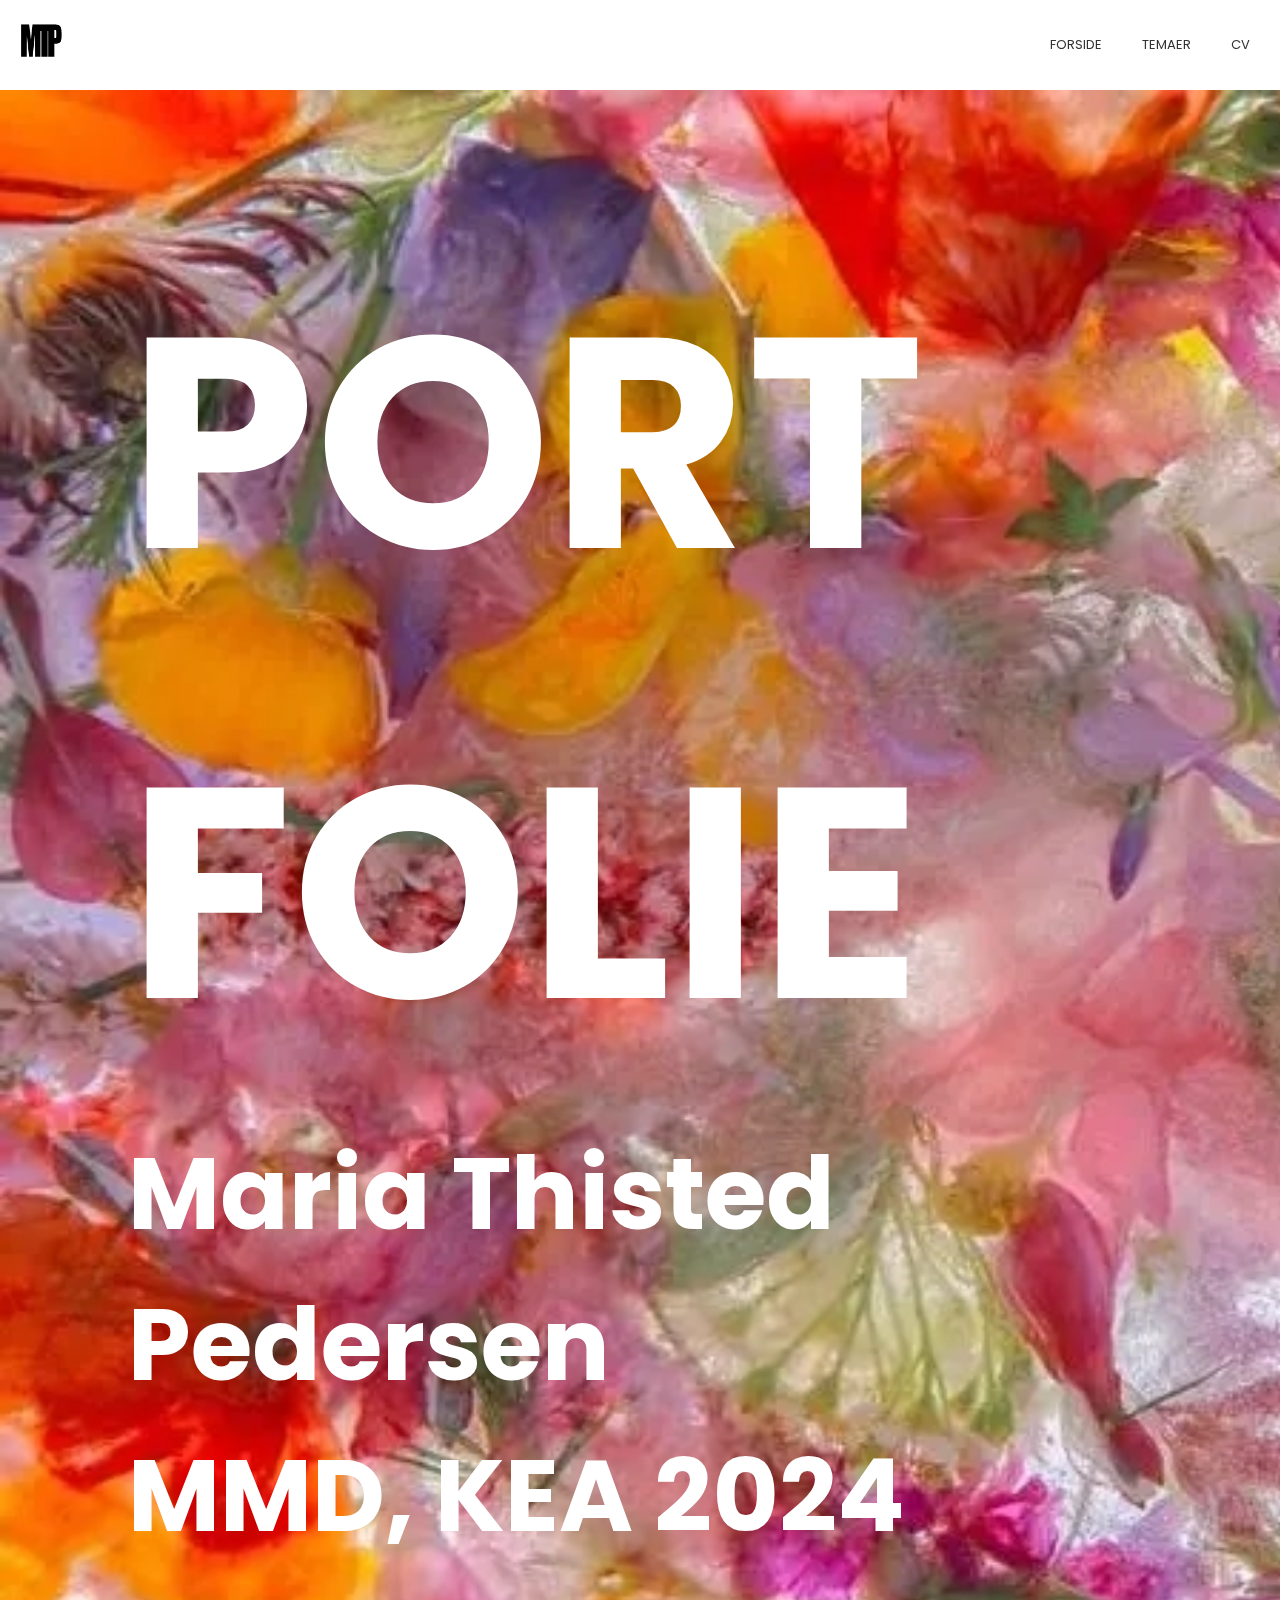
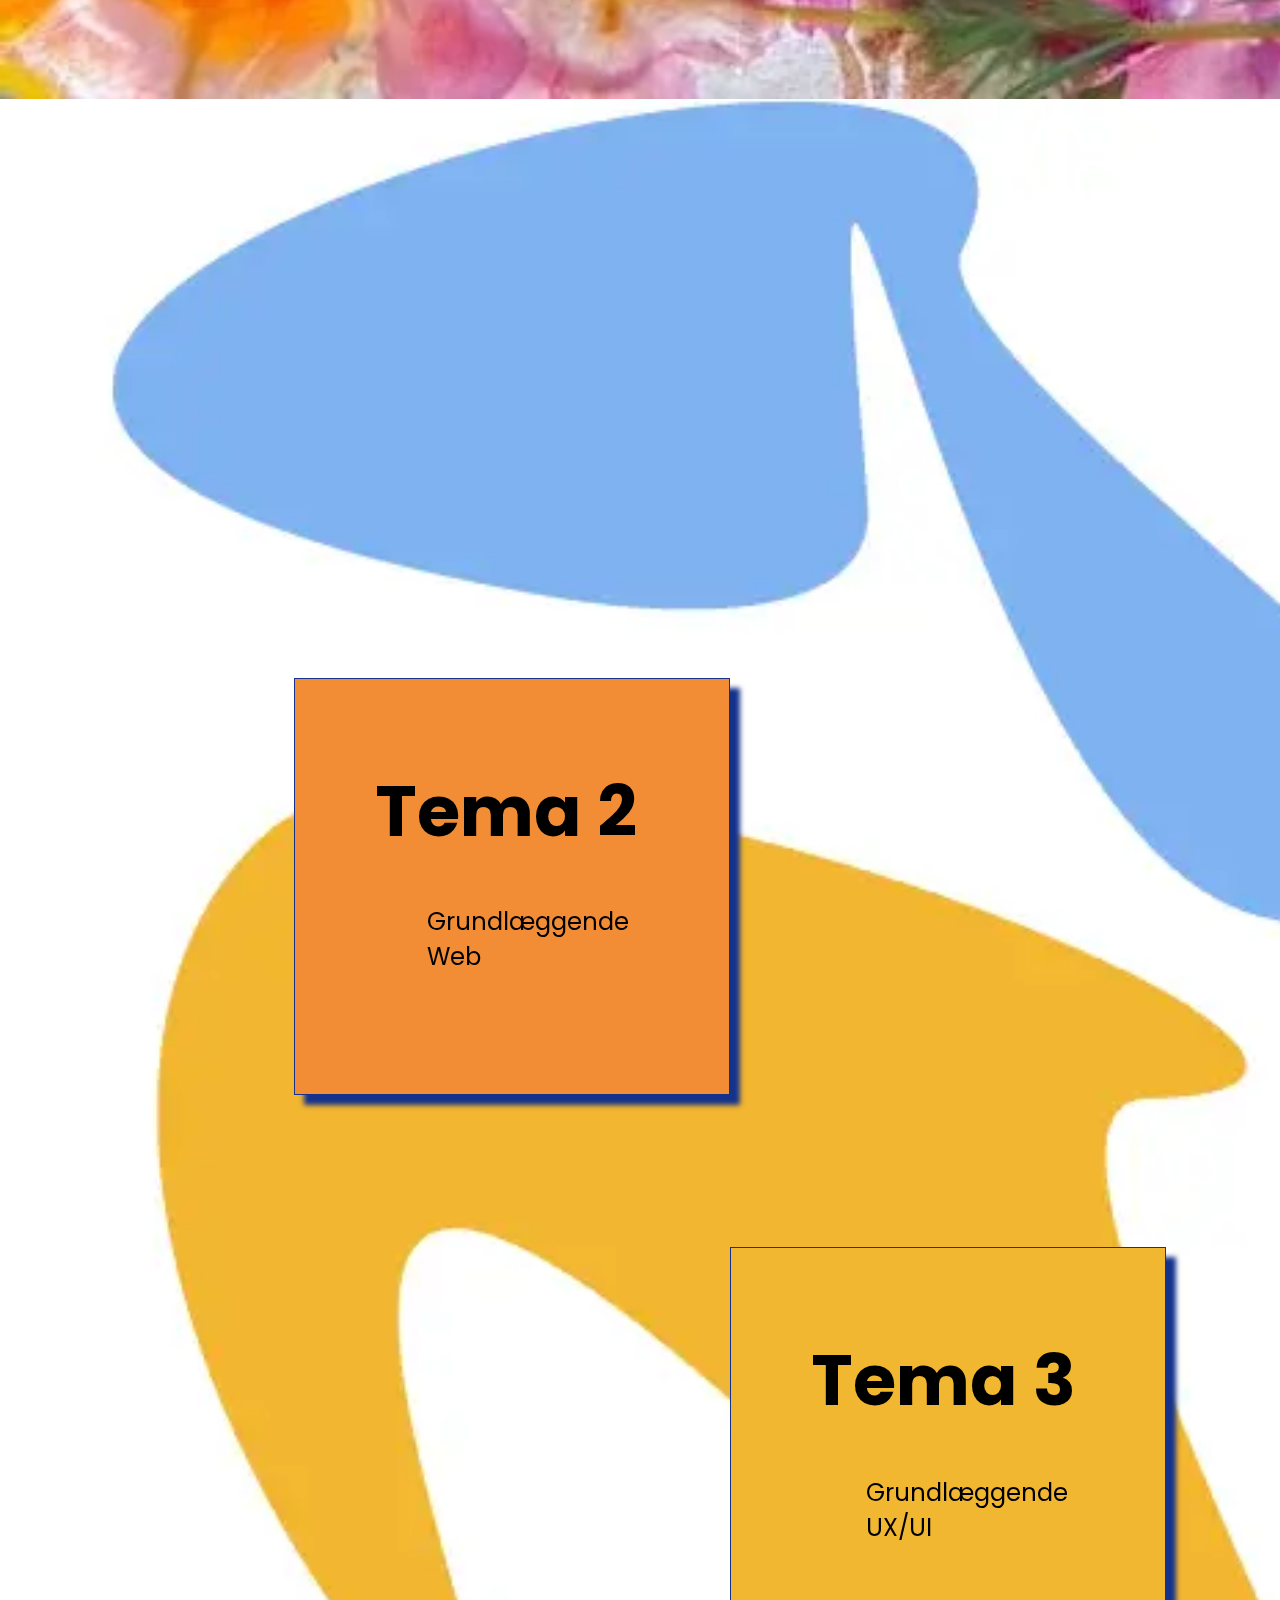
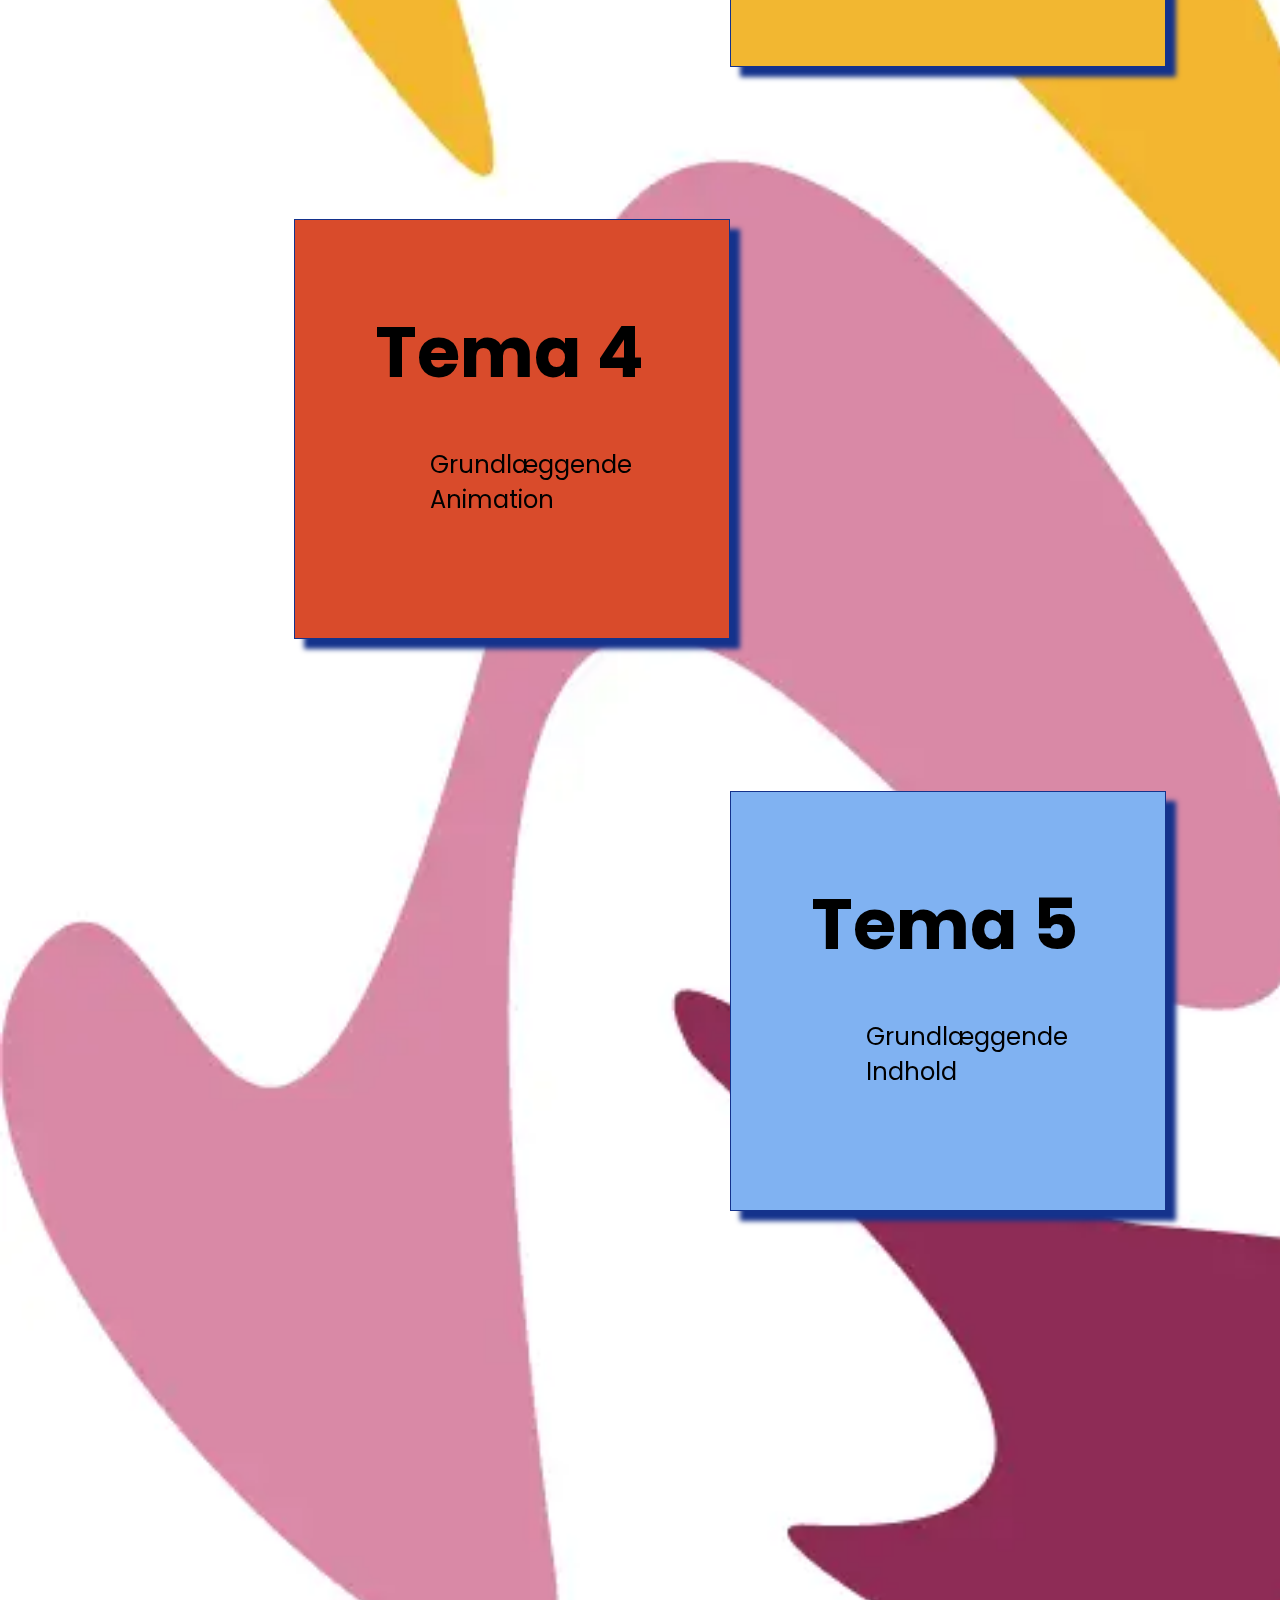
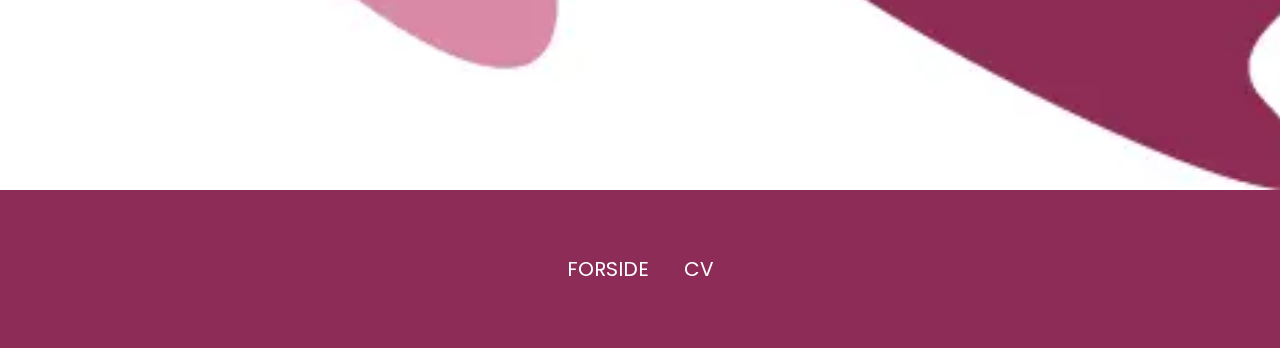
<file: index.html>
<!DOCTYPE html>
<html lang="da">

<head>
    <meta charset="UTF-8">
    <meta http-equiv="X-UA-Compatible" content="IE=edge">
    <meta name="viewport" content="width=device-width, initial-scale=1.0">
    <meta name="robots" content="noindex">
    <title>FORSIDE</title>
    <link rel="stylesheet" href="style.css">

    <link rel="preconnect" href="https://fonts.googleapis.com">
    <link rel="preconnect" href="https://fonts.gstatic.com" crossorigin>
    <link
        href="https://fonts.googleapis.com/css2?family=Poppins:ital,wght@0,100;0,200;0,300;0,400;0,500;0,600;0,700;0,800;0,900;1,100;1,200;1,300;1,400;1,500;1,600;1,700;1,800;1,900&display=swap"
        rel="stylesheet">
    <link rel="preconnect" href="https://fonts.googleapis.com">
    <link rel="preconnect" href="https://fonts.gstatic.com" crossorigin>
    <link
        href="https://fonts.googleapis.com/css2?family=Cormorant+Garamond:ital,wght@0,300;0,400;0,500;0,600;0,700;1,300;1,400;1,500;1,600;1,700&family=Poppins:ital,wght@0,100;0,200;0,300;0,400;0,500;0,600;0,700;0,800;0,900;1,100;1,200;1,300;1,400;1,500;1,600;1,700;1,800;1,900&display=swap"
        rel="stylesheet">
    <link rel="preconnect" href="https://fonts.googleapis.com">
    <link rel="preconnect" href="https://fonts.gstatic.com" crossorigin>
    <link
        href="https://fonts.googleapis.com/css2?family=Cormorant+Garamond:ital,wght@0,300;0,400;0,500;0,600;0,700;1,300;1,400;1,500;1,600;1,700&family=Pontano+Sans:wght@300..700&family=Poppins:ital,wght@0,100;0,200;0,300;0,400;0,500;0,600;0,700;0,800;0,900;1,100;1,200;1,300;1,400;1,500;1,600;1,700;1,800;1,900&display=swap"
        rel="stylesheet">
</head>

<body>
    <header>
        <div class="logo">
            <a href="index.html">
                <img src="assets/logo.png" alt="Logo">
            </a>
        </div>
        <nav>
            <ul class="menu">
                <li><a href="index.html">FORSIDE</a></li>
                <li><a href="#">TEMAER</a>
                    <ul>
                        <li><a href="t2.html">T2</a></li>
                        <li><a href="t3.html">T3</a></li>
                        <li><a href="t4.html">T4</a></li>
                        <li><a href="t5.html">T5</a></li>
                    </ul>
                </li>
                <li><a href="about.html">CV</a></li>
            </ul>
            <div class="burger">
                <div class="line"></div>
                <div class="line"></div>
                <div class="line"></div>
            </div>
        </nav>
    </header>

    <div class="frontpage1">
        <div class="frontpagetext">
            <h1 class="fronth1"> PORT <br> FOLIE </h1>
            <h6>Maria Thisted Pedersen <br> MMD, KEA 2024</h6>


        </div>
    </div>


    <section>

        <div class="temasektion">

            <a href="t2.html">
                <div class="orangetema">
                    <div>
                        <h2> Tema 2 </h2>
                        <p>Grundlæggende Web</p>
                    </div>
                </div>
            </a>
            <br>
            <a href="t3.html">
                <div class="gultema">
                    <div>
                        <h2> Tema 3
                        </h2>
                        <p>Grundlæggende UX/UI</p>
                    </div>

                </div>
            </a>
            <br>
            <a href="t4.html">
                <div class="rodtema">
                    <div>
                        <h2> Tema 4
                        </h2>
                        <p>Grundlæggende Animation</p>
                    </div>

                </div>
            </a>
            <br>
            <a href="t5.html">
                <div class="blatema">
                    <div>
                        <h2> Tema 5
                        </h2>
                        <p>Grundlæggende Indhold</p>
                    </div>

                </div>
            </a>
        </div>

    </section>




    <script src="menu.js"></script>

    <footer>
        <div class="footertekst">
            <a href="index.html"> FORSIDE</a>

            <a href="about.html">CV</a>
        </div>
    </footer>

</body>

</html>
</file>
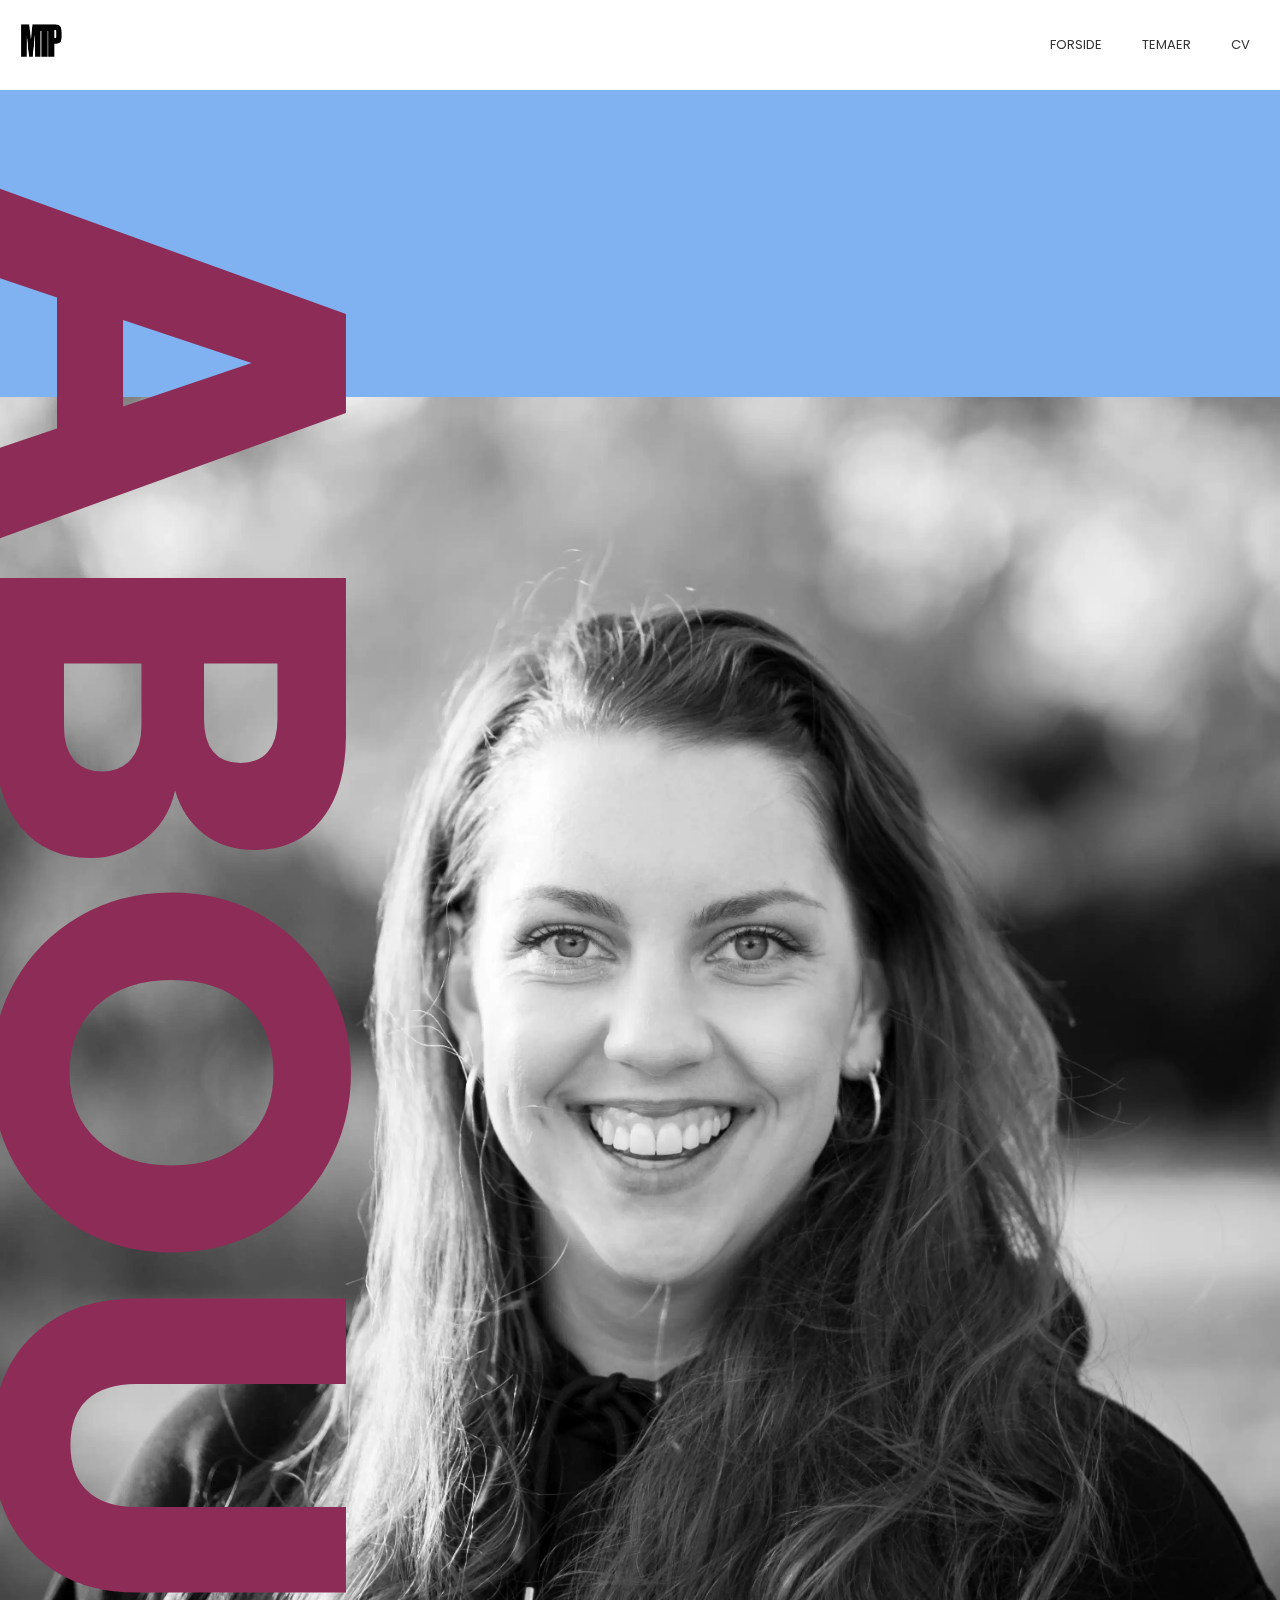
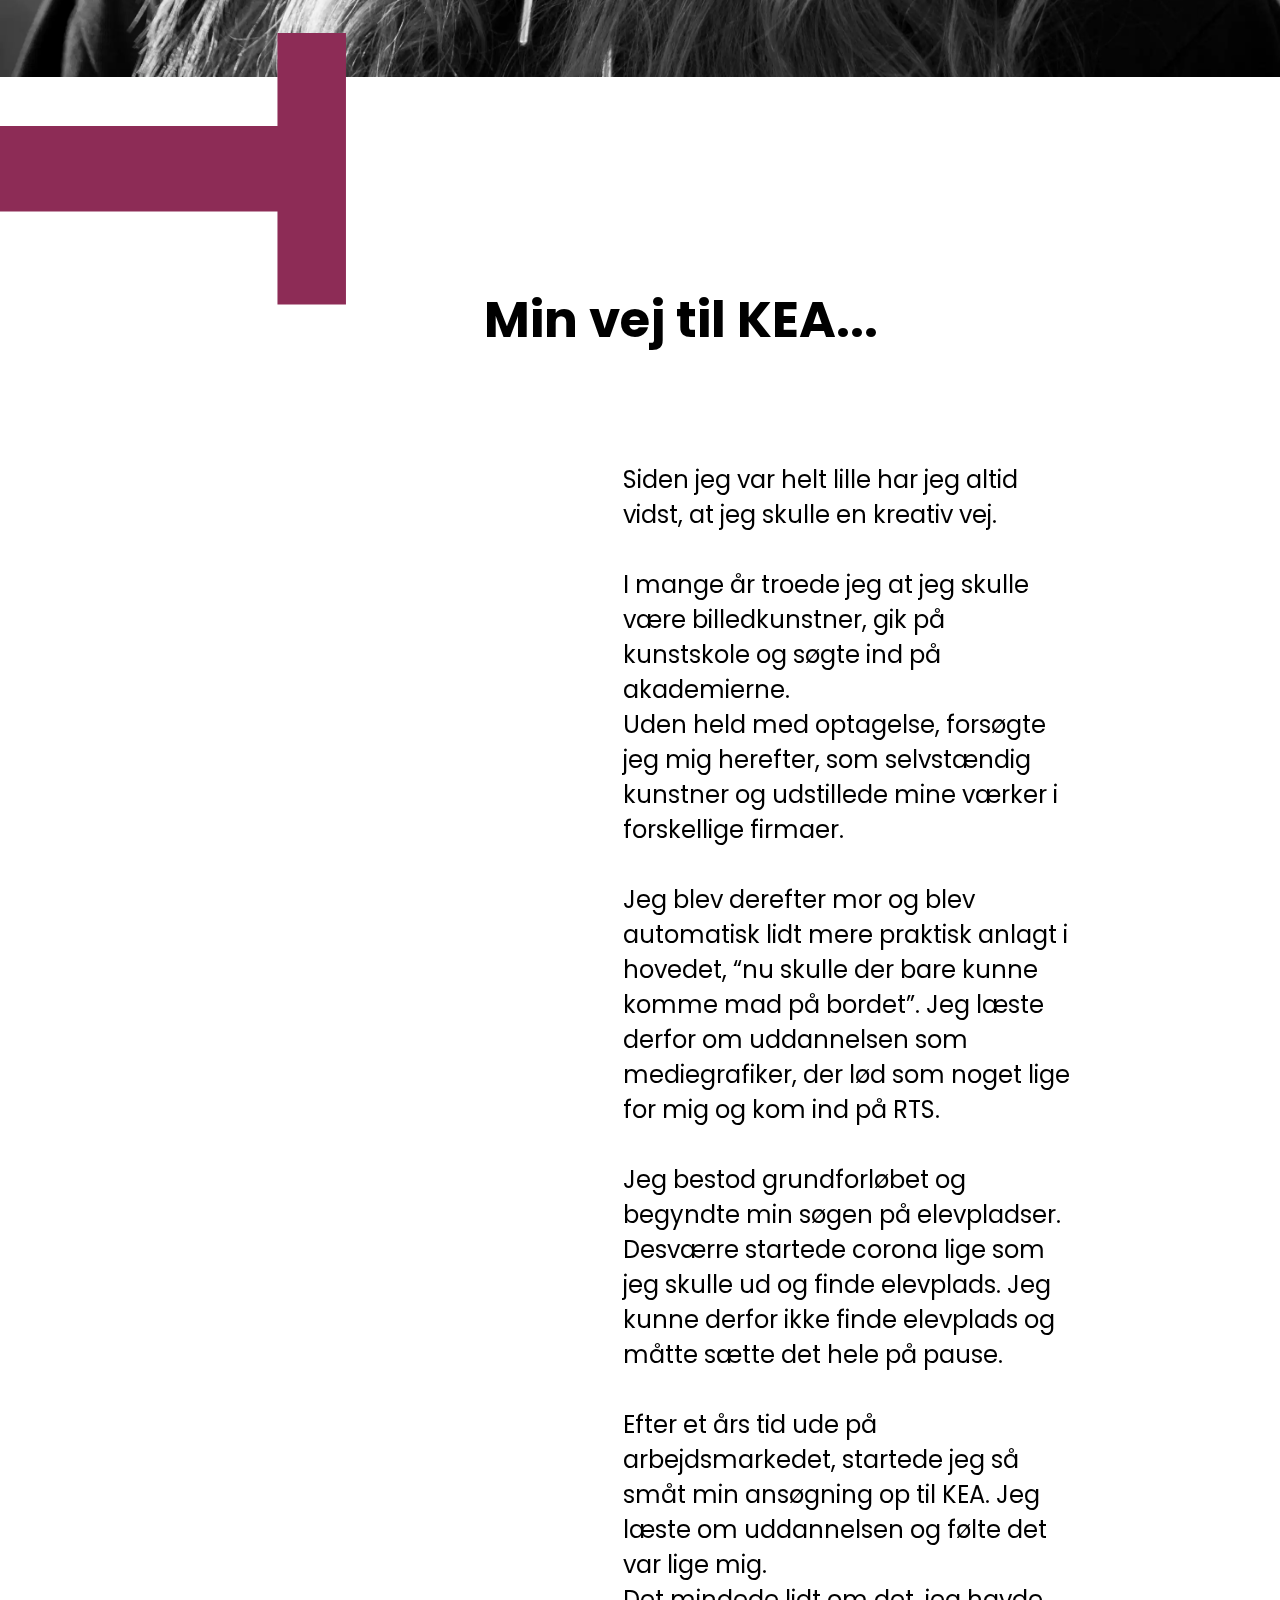
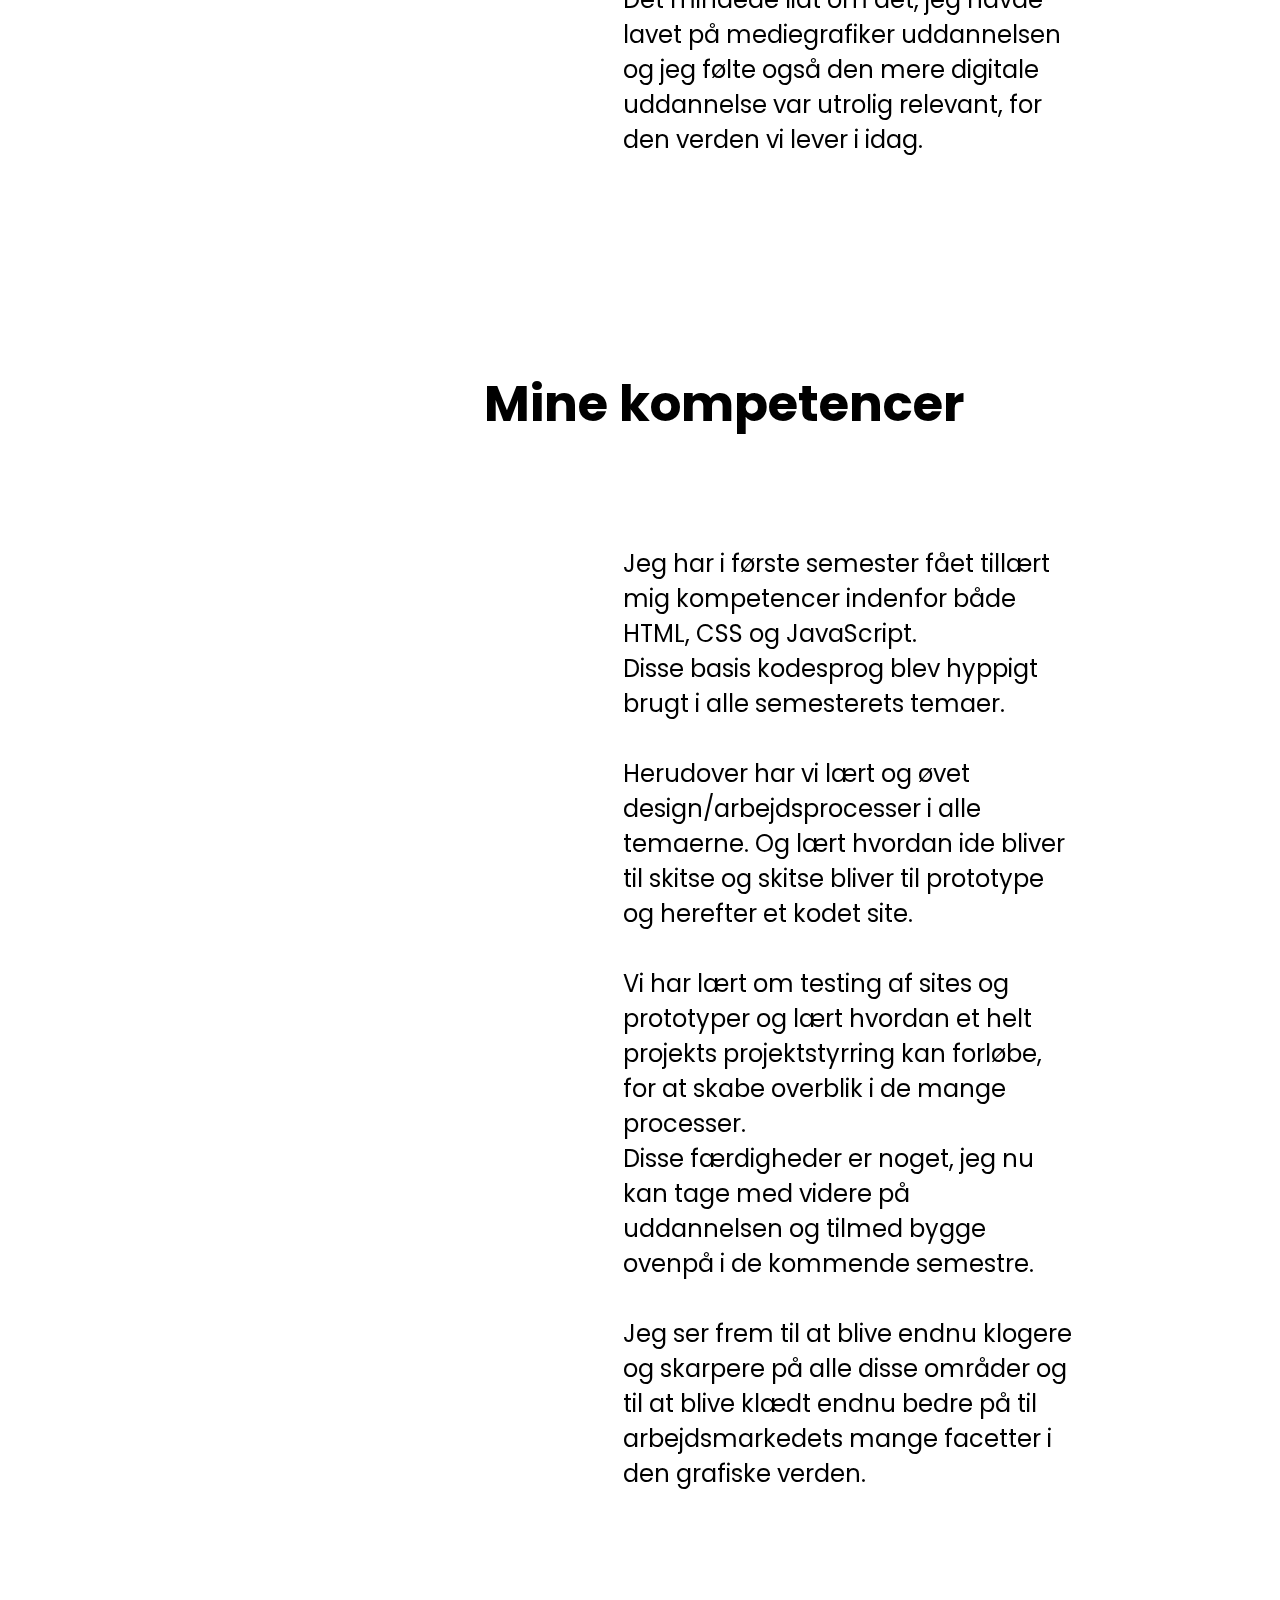
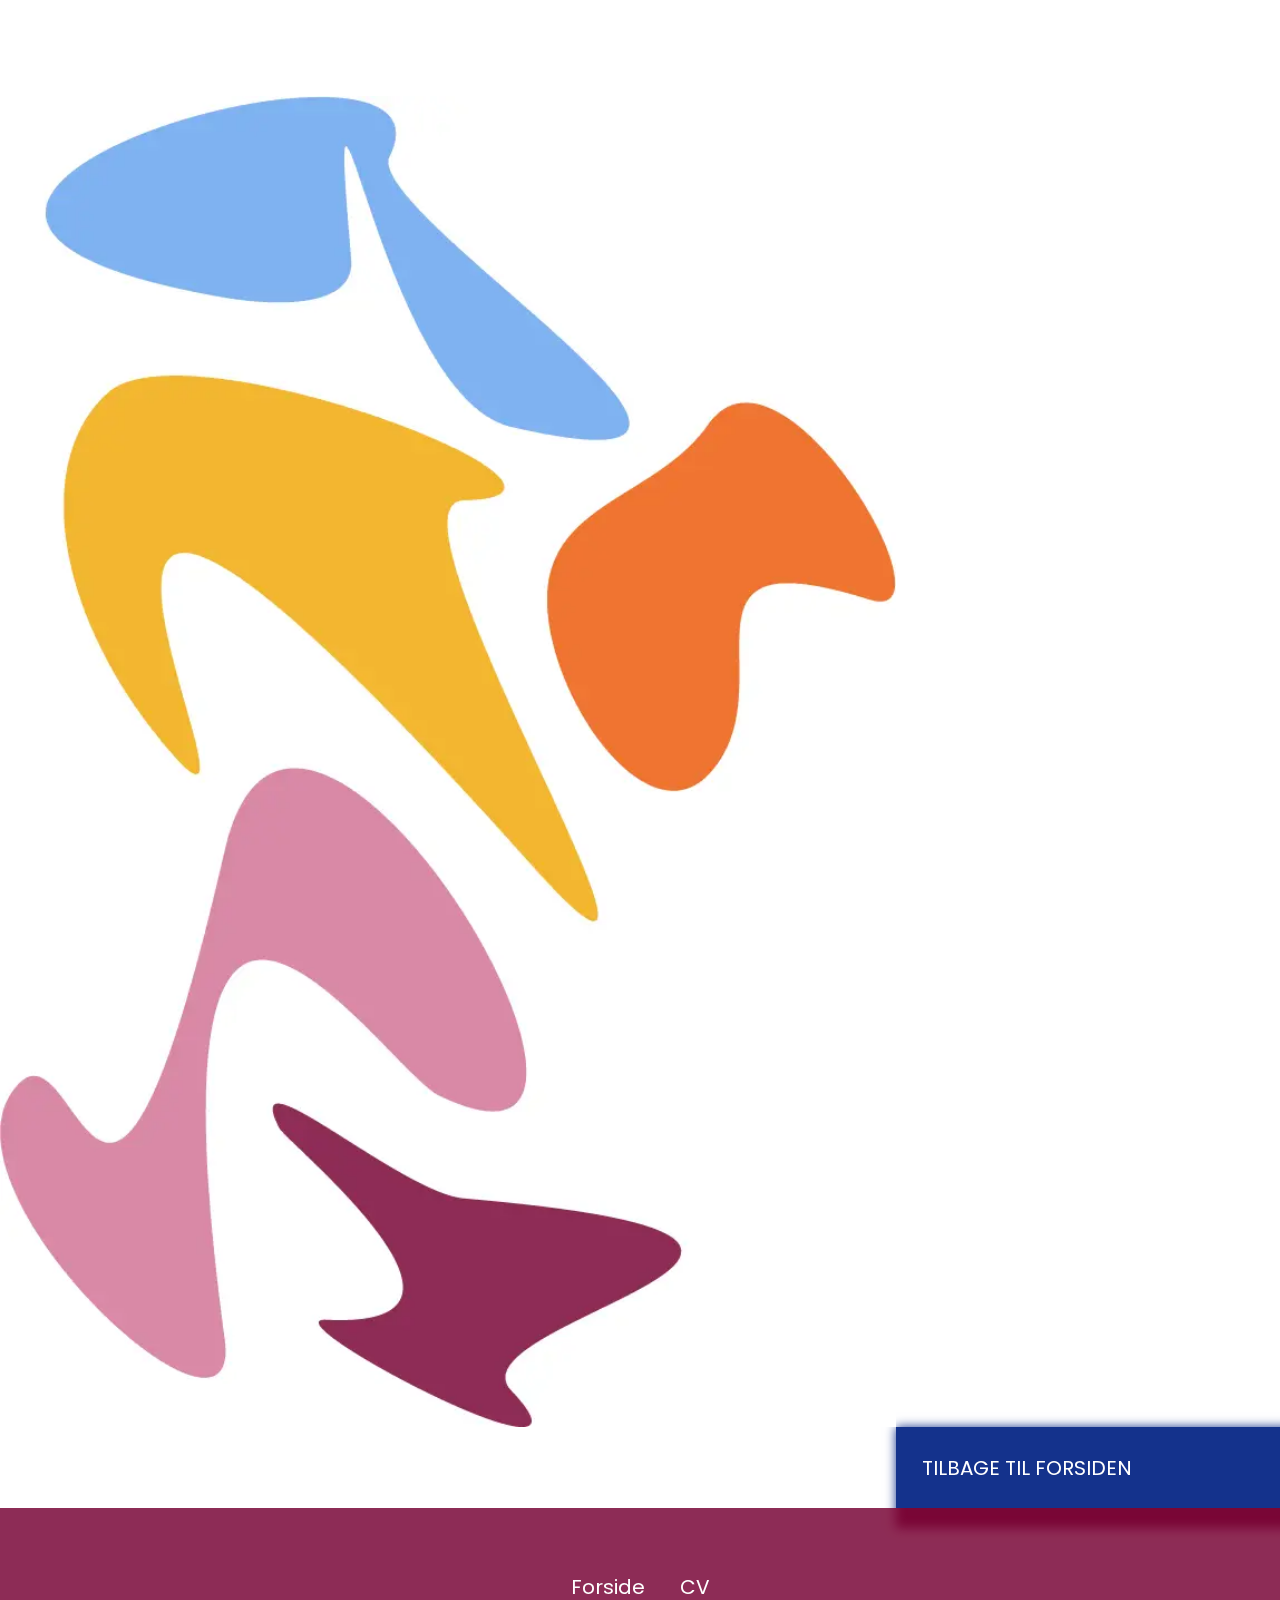
<file: about.html>
<!DOCTYPE html>
<html lang="en">

<head>
    <meta charset="UTF-8">
    <meta http-equiv="X-UA-Compatible" content="IE=edge">
    <meta name="viewport" content="width=device-width, initial-scale=1.0">
    <meta name="robots" content="noindex">
    <title>CV</title>
    <link rel="stylesheet" href="style.css">
    <link rel="preconnect" href="https://fonts.googleapis.com">
    <link rel="preconnect" href="https://fonts.gstatic.com" crossorigin>
    <link
        href="https://fonts.googleapis.com/css2?family=Poppins:ital,wght@0,100;0,200;0,300;0,400;0,500;0,600;0,700;0,800;0,900;1,100;1,200;1,300;1,400;1,500;1,600;1,700;1,800;1,900&display=swap"
        rel="stylesheet">
    <link rel="preconnect" href="https://fonts.googleapis.com">
    <link rel="preconnect" href="https://fonts.gstatic.com" crossorigin>
    <link
        href="https://fonts.googleapis.com/css2?family=Cormorant+Garamond:ital,wght@0,300;0,400;0,500;0,600;0,700;1,300;1,400;1,500;1,600;1,700&family=Poppins:ital,wght@0,100;0,200;0,300;0,400;0,500;0,600;0,700;0,800;0,900;1,100;1,200;1,300;1,400;1,500;1,600;1,700;1,800;1,900&display=swap"
        rel="stylesheet">
    <link rel="preconnect" href="https://fonts.googleapis.com">
    <link rel="preconnect" href="https://fonts.gstatic.com" crossorigin>
    <link
        href="https://fonts.googleapis.com/css2?family=Cormorant+Garamond:ital,wght@0,300;0,400;0,500;0,600;0,700;1,300;1,400;1,500;1,600;1,700&family=Pontano+Sans:wght@300..700&family=Poppins:ital,wght@0,100;0,200;0,300;0,400;0,500;0,600;0,700;0,800;0,900;1,100;1,200;1,300;1,400;1,500;1,600;1,700;1,800;1,900&display=swap"
        rel="stylesheet">
</head>

<body>
    <header>
        <div class="logo">
            <a href="index.html">
                <img src="assets/logo.png" alt="Logo">
            </a>
        </div>
        <nav>
            <ul class="menu">
                <li><a href="index.html">FORSIDE</a></li>
                <li><a href="#">TEMAER</a>
                    <ul>
                        <li><a href="t2.html">T2</a></li>
                        <li><a href="t3.html">T3</a></li>
                        <li><a href="t4.html">T4</a></li>
                        <li><a href="t5.html">T5</a></li>
                    </ul>
                </li>
                <li><a href="about.html">CV</a></li>
            </ul>
            <div class="burger">
                <div class="line"></div>
                <div class="line"></div>
                <div class="line"></div>
            </div>
        </nav>
    </header>

    <div class="tema5head">
        <h3>ABOUT</h3>
    </div>
    <img src="assets/aboutme.webp" alt="me">

    <div class="opgaverabout">

        <h4>Min vej til KEA...</h4>
        <p>

            Siden jeg var helt lille har jeg altid vidst, at jeg skulle en kreativ vej. <br><br>I mange år troede jeg at
            jeg
            skulle være
            billedkunstner, gik på kunstskole og søgte ind på akademierne. <br>Uden held med optagelse, forsøgte jeg mig
            herefter, som
            selvstændig kunstner og udstillede mine værker i forskellige firmaer. <br><br>Jeg blev derefter mor og blev
            automatisk lidt mere
            praktisk anlagt i hovedet, “nu skulle der bare kunne komme mad på bordet”. Jeg læste derfor om uddannelsen
            som
            mediegrafiker, der lød som noget lige for mig og kom ind på RTS. <br><br> Jeg bestod grundforløbet og
            begyndte
            min
            søgen på
            elevpladser. Desværre startede corona lige som jeg skulle ud og finde elevplads. Jeg kunne derfor ikke
            finde elevplads
            og måtte sætte det hele på pause. <br> <br> Efter et års tid ude på arbejdsmarkedet, startede jeg så småt
            min
            ansøgning op til
            KEA.
            Jeg læste om uddannelsen og følte det var lige mig. <br> Det mindede lidt om det, jeg havde lavet på
            mediegrafiker
            uddannelsen og jeg følte også den mere digitale uddannelse var utrolig relevant, for den verden vi lever i
            idag.
        </p>
        <h4>Mine kompetencer</h4>
        <p>Jeg har i første semester fået tillært mig kompetencer indenfor både HTML, CSS og JavaScript. <br> Disse
            basis
            kodesprog blev
            hyppigt brugt i alle semesterets temaer. <br> <br> Herudover har vi lært og øvet design/arbejdsprocesser i
            alle
            temaerne. Og lært
            hvordan ide bliver til skitse og skitse bliver til prototype og herefter et kodet site. <br> <br> Vi har
            lært om
            testing af sites
            og prototyper og lært hvordan et helt projekts projektstyrring kan forløbe, for at skabe overblik i de mange
            processer. <br>
            Disse færdigheder er noget, jeg nu kan tage med videre på uddannelsen og tilmed bygge ovenpå i de kommende
            semestre. <br> <br>
            Jeg ser frem til at blive endnu klogere og skarpere på alle disse områder og til at blive klædt endnu bedre
            på til
            arbejdsmarkedets mange facetter i den grafiske verden.
        </p>

    </div>

    <img class="lysfig" src="assets/lysfigurer.webp" alt="lysefig">



    <a href="index.html">
        <div class="videre6"> TILBAGE TIL FORSIDEN </div>
    </a>

    <script src="menu.js"></script>
    <footer>
        <div class="footertekst">
            <a href="index.html"> Forside</a>

            <a href="about.html">CV</a>
        </div>
    </footer>
</body>

</html>
</file>
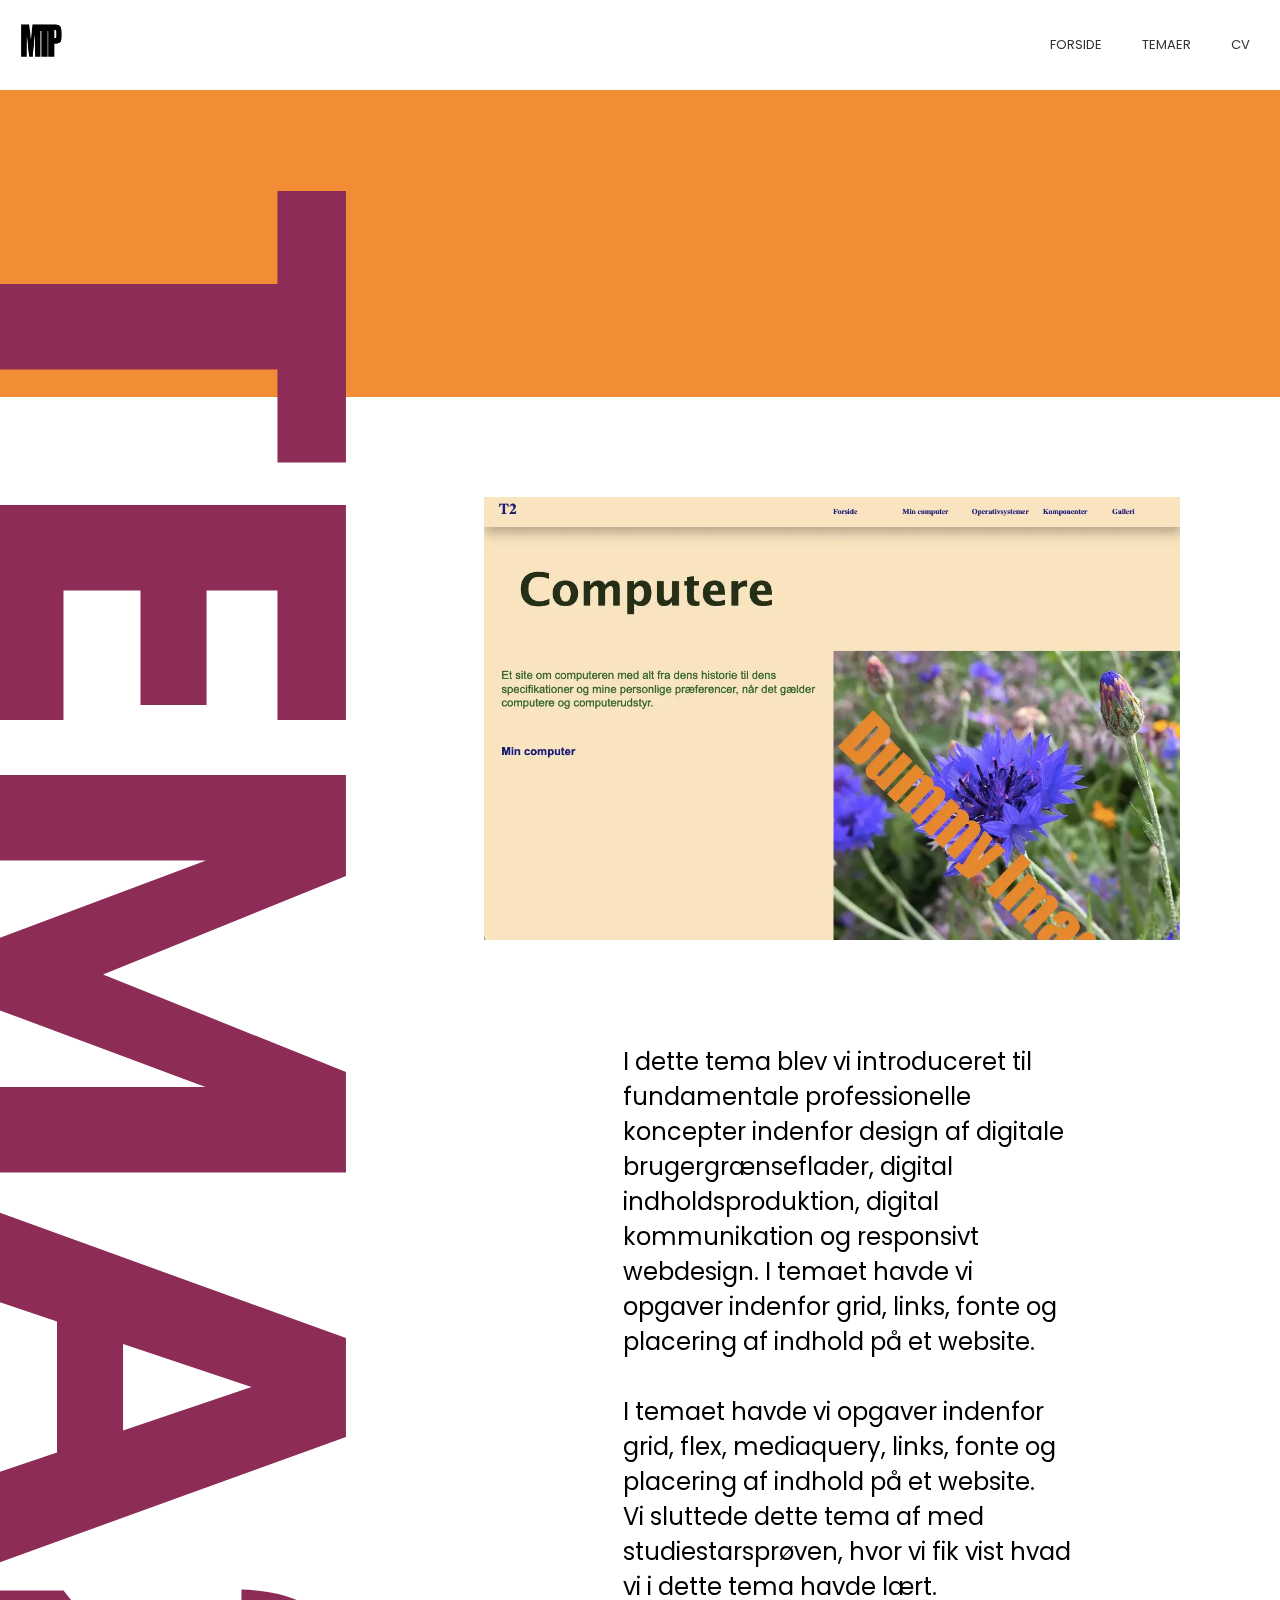
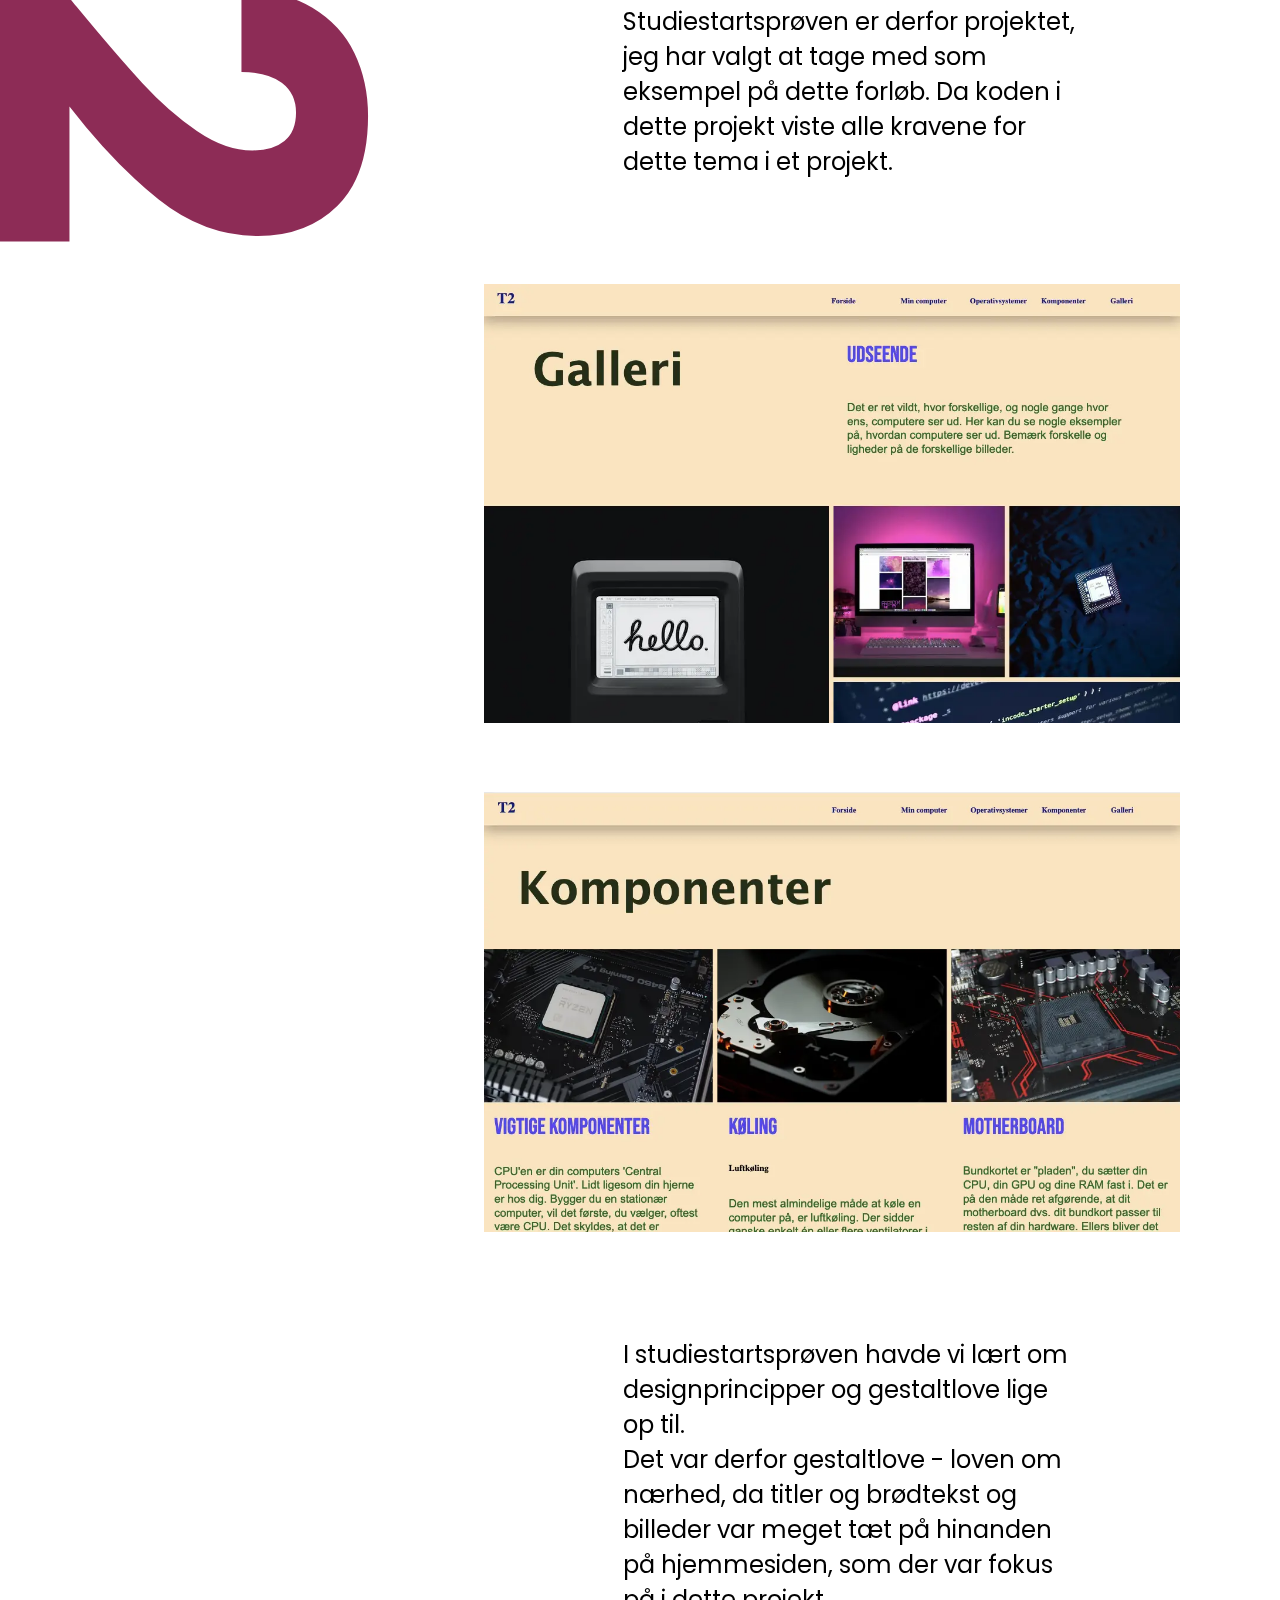
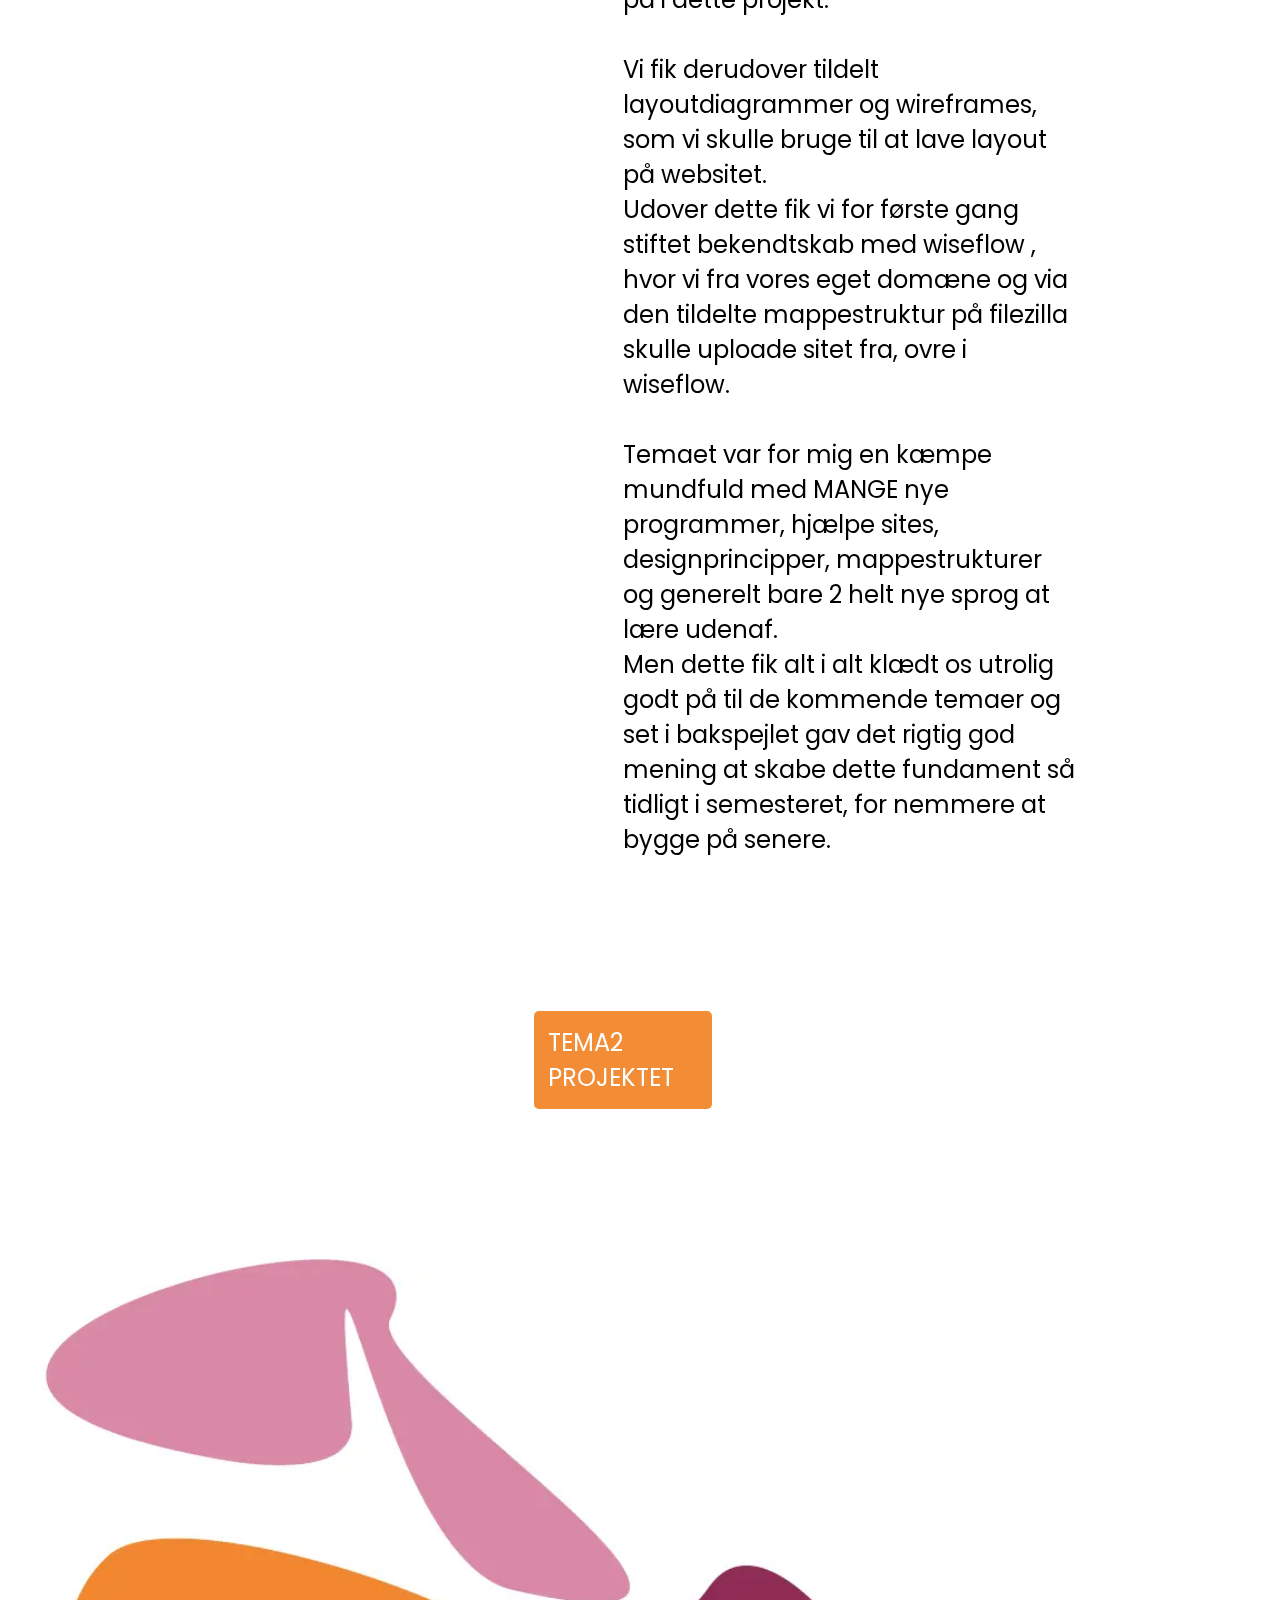
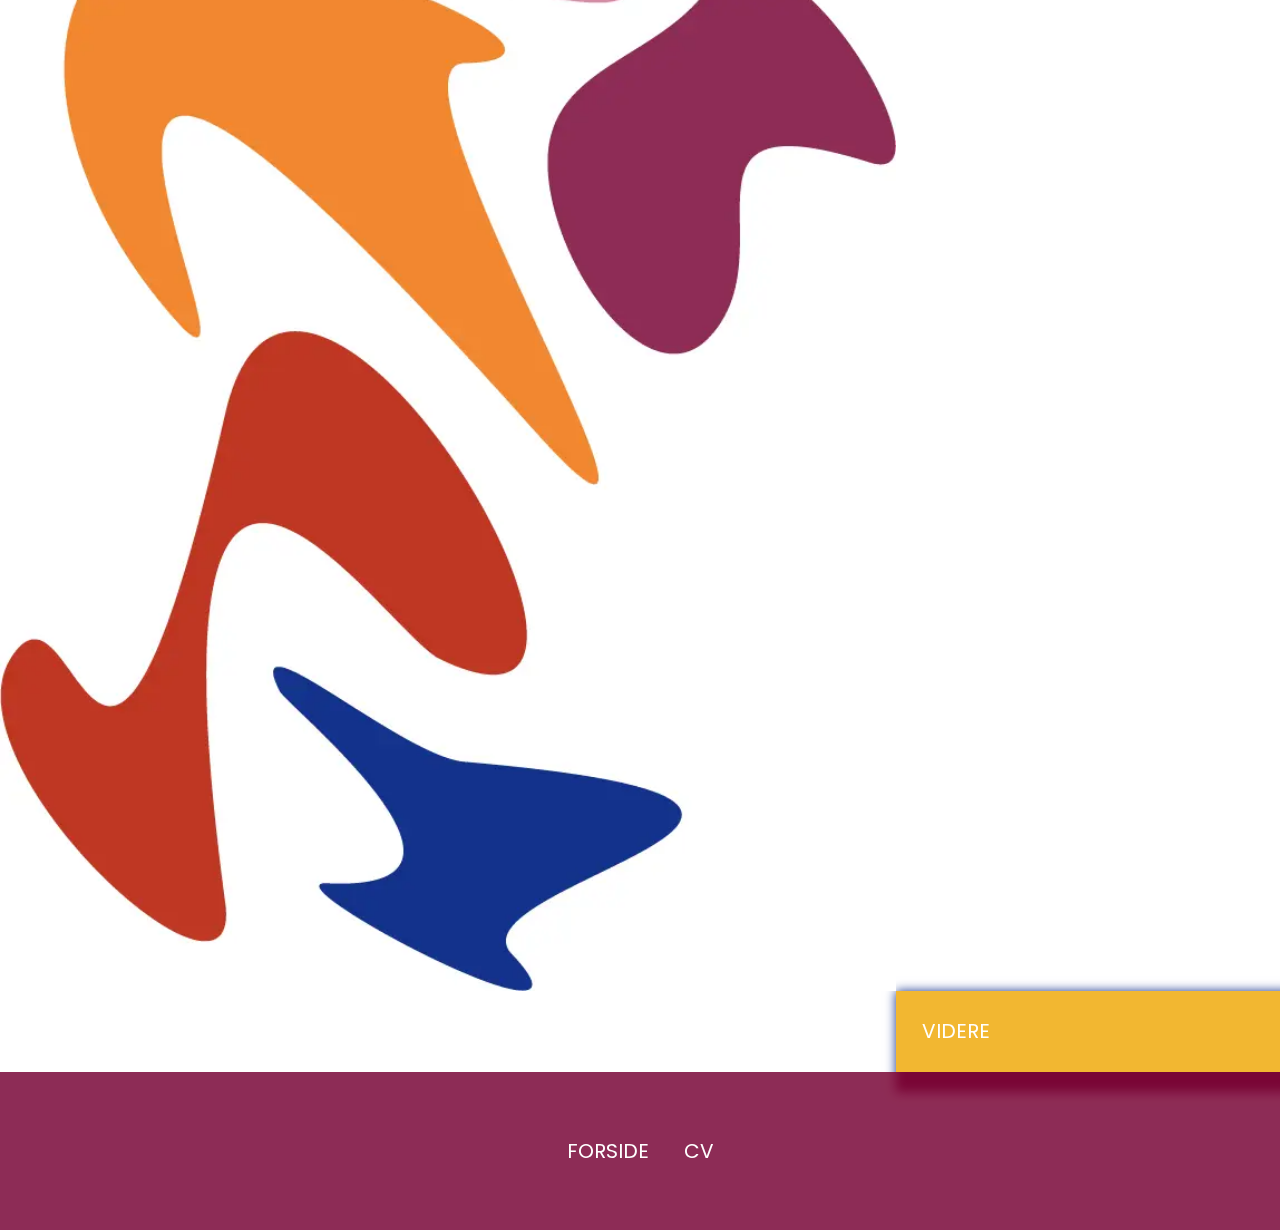
<file: t2.html>
<!DOCTYPE html>
<html lang="da">

<head>
    <meta charset="UTF-8">
    <meta http-equiv="X-UA-Compatible" content="IE=edge">
    <meta name="viewport" content="width=device-width, initial-scale=1.0">
    <meta name="robots" content="noindex">
    <title>TEMA2</title>
    <link rel="stylesheet" href="style.css">
    <link rel="preconnect" href="https://fonts.googleapis.com">
    <link rel="preconnect" href="https://fonts.gstatic.com" crossorigin>
    <link
        href="https://fonts.googleapis.com/css2?family=Poppins:ital,wght@0,100;0,200;0,300;0,400;0,500;0,600;0,700;0,800;0,900;1,100;1,200;1,300;1,400;1,500;1,600;1,700;1,800;1,900&display=swap"
        rel="stylesheet">
    <link rel="preconnect" href="https://fonts.googleapis.com">
    <link rel="preconnect" href="https://fonts.gstatic.com" crossorigin>
    <link
        href="https://fonts.googleapis.com/css2?family=Cormorant+Garamond:ital,wght@0,300;0,400;0,500;0,600;0,700;1,300;1,400;1,500;1,600;1,700&family=Poppins:ital,wght@0,100;0,200;0,300;0,400;0,500;0,600;0,700;0,800;0,900;1,100;1,200;1,300;1,400;1,500;1,600;1,700;1,800;1,900&display=swap"
        rel="stylesheet">
    <link rel="preconnect" href="https://fonts.googleapis.com">
    <link rel="preconnect" href="https://fonts.gstatic.com" crossorigin>
    <link
        href="https://fonts.googleapis.com/css2?family=Cormorant+Garamond:ital,wght@0,300;0,400;0,500;0,600;0,700;1,300;1,400;1,500;1,600;1,700&family=Pontano+Sans:wght@300..700&family=Poppins:ital,wght@0,100;0,200;0,300;0,400;0,500;0,600;0,700;0,800;0,900;1,100;1,200;1,300;1,400;1,500;1,600;1,700;1,800;1,900&display=swap"
        rel="stylesheet">
</head>

<body>
    <header>
        <div class="logo">
            <a href="index.html">
                <img src="assets/logo.png" alt="Logo">
            </a>
        </div>
        <nav>
            <ul class="menu">
                <li><a href="index.html">FORSIDE</a></li>
                <li><a href="#">TEMAER</a>
                    <ul>
                        <li><a href="t2.html">T2</a></li>
                        <li><a href="t3.html">T3</a></li>
                        <li><a href="t4.html">T4</a></li>
                        <li><a href="t5.html">T5</a></li>
                    </ul>
                </li>
                <li><a href="about.html">CV</a></li>
            </ul>
            <div class="burger">
                <div class="line"></div>
                <div class="line"></div>
                <div class="line"></div>
            </div>
        </nav>
    </header>

    <div class="tema2head">
        <h3>TEMA2</h3>
    </div>

    <div class="opgaver2">

        <img src="assets/forside_t2.webp" alt="forside">
        <p>I dette tema blev vi introduceret til fundamentale professionelle koncepter indenfor design af digitale
            brugergrænseflader, digital indholdsproduktion, digital kommunikation og responsivt webdesign.
            I temaet havde vi opgaver indenfor grid, links, fonte og placering af indhold på et website. <br> <br>
            I temaet havde vi opgaver indenfor grid, flex, mediaquery, links, fonte og placering af indhold på et
            website. <br> Vi
            sluttede dette tema af med studiestarsprøven, hvor vi fik vist hvad vi i dette tema havde lært. <br>
            Studiestartsprøven er
            derfor projektet, jeg har valgt at tage med som eksempel på dette forløb. Da koden i dette projekt viste
            alle
            kravene for
            dette tema i et projekt. </p>
        <img class="gallerit2" src="assets/galleri_t2.webp" alt="galleri">
        <img src="assets/komponentert_t2.webp" alt="komponenter">

        <p>I studiestartsprøven havde vi lært om designprincipper og gestaltlove lige op til. <br> Det var derfor
            gestaltlove - loven om
            nærhed, da titler og brødtekst og billeder var meget tæt på hinanden på hjemmesiden, som der var fokus på i
            dette
            projekt. <br> <br>
            Vi fik derudover tildelt layoutdiagrammer og wireframes, som vi skulle bruge til at lave layout på websitet.
            <br>
            Udover dette fik vi for første gang stiftet bekendtskab med wiseflow
            , hvor vi fra vores eget domæne og via den tildelte mappestruktur på filezilla skulle uploade sitet fra,
            ovre i
            wiseflow.
            <br> <br>
            Temaet var for mig en kæmpe mundfuld med MANGE nye programmer, hjælpe sites, designprincipper,
            mappestrukturer og
            generelt bare 2 helt nye sprog at lære udenaf. <br> Men dette fik alt i alt klædt os utrolig godt på til de
            kommende temaer og
            set i bakspejlet gav det rigtig god mening at skabe dette fundament så tidligt i semesteret, for nemmere at
            bygge på
            senere.
        </p>


        <a class="t2knap" href="http://sustaincph.com/kea/02_web/02.01.02website/indhold/galleri.html"> TEMA2
            PROJEKTET</a>

    </div>

    <img class="morkfig" src="assets/morkfigurer.webp" alt="morkfigur">

    <a href="t3.html">
        <div class="videre2"> VIDERE </div>
    </a>


    <script src="menu.js"></script>

    <footer>
        <div class="footertekst">
            <a href="index.html"> FORSIDE</a>

            <a href="about.html">CV</a>
        </div>
    </footer>

</body>

</html>
</file>
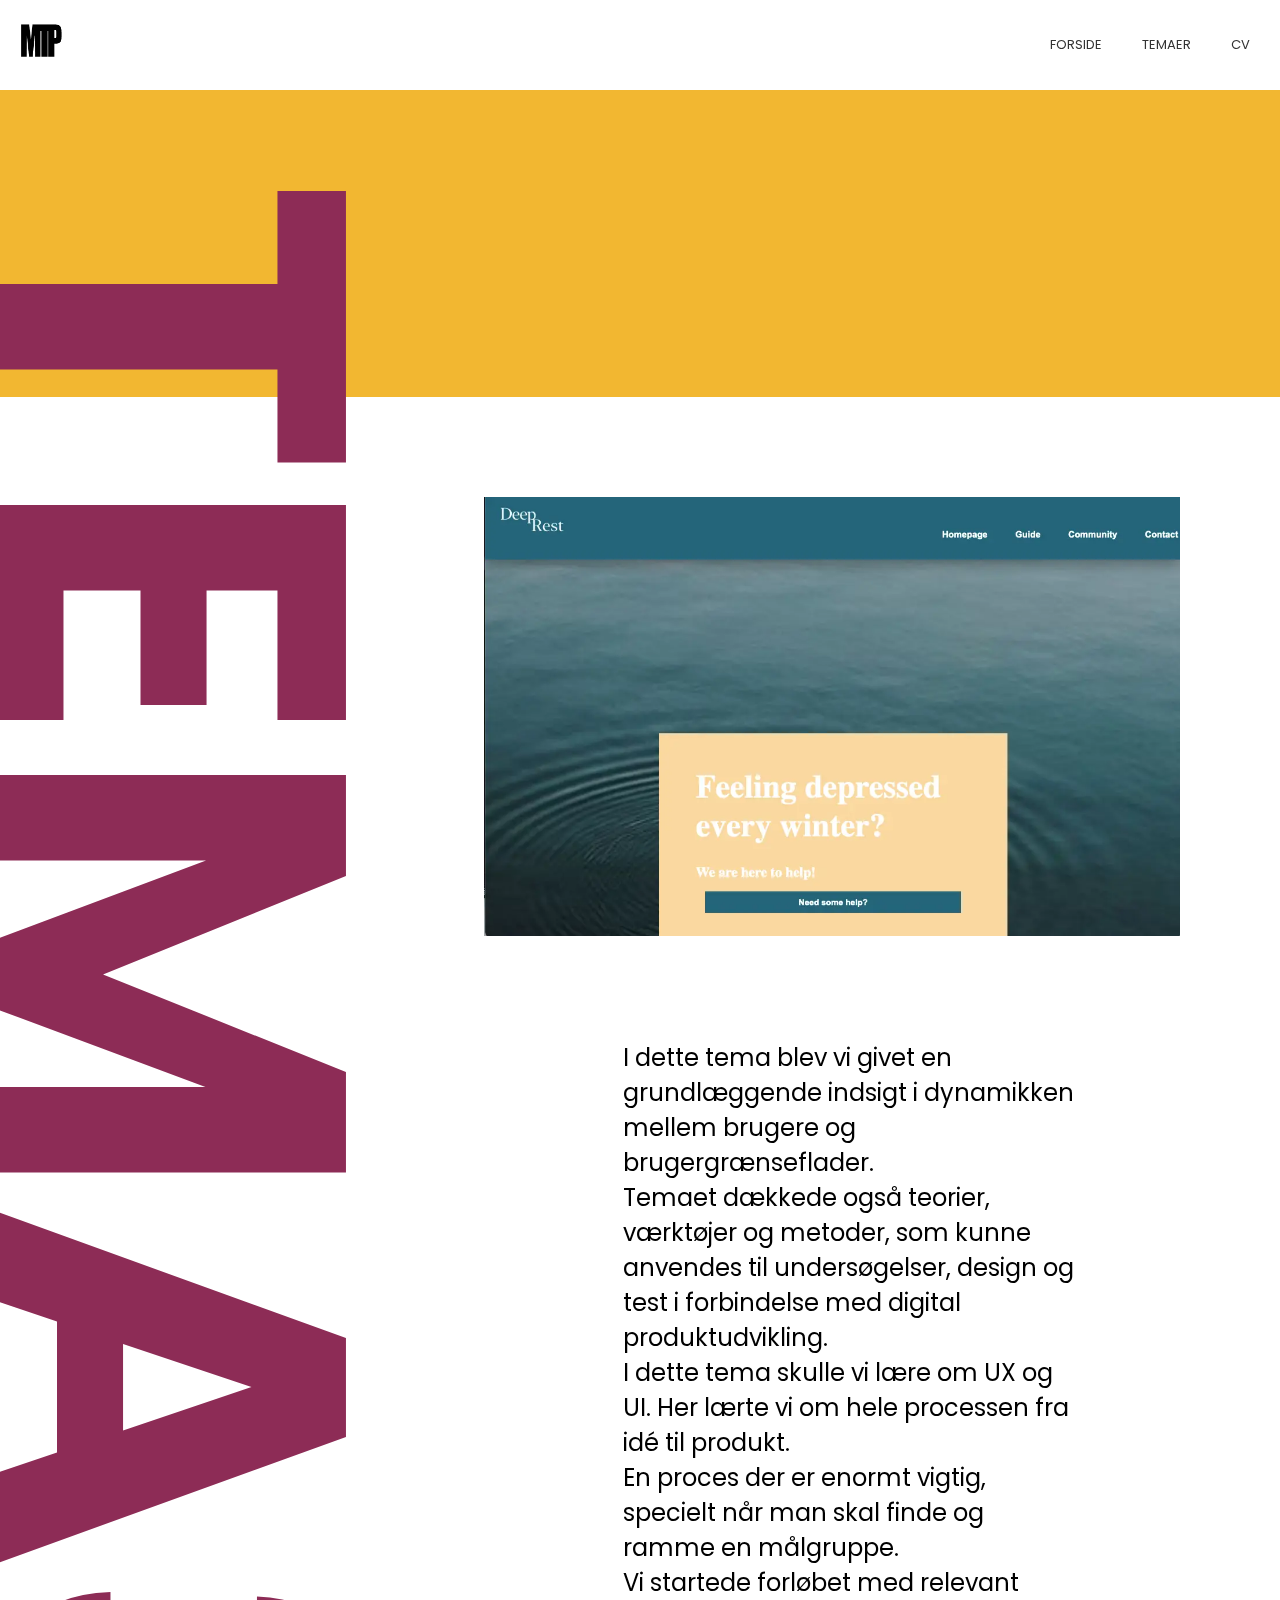
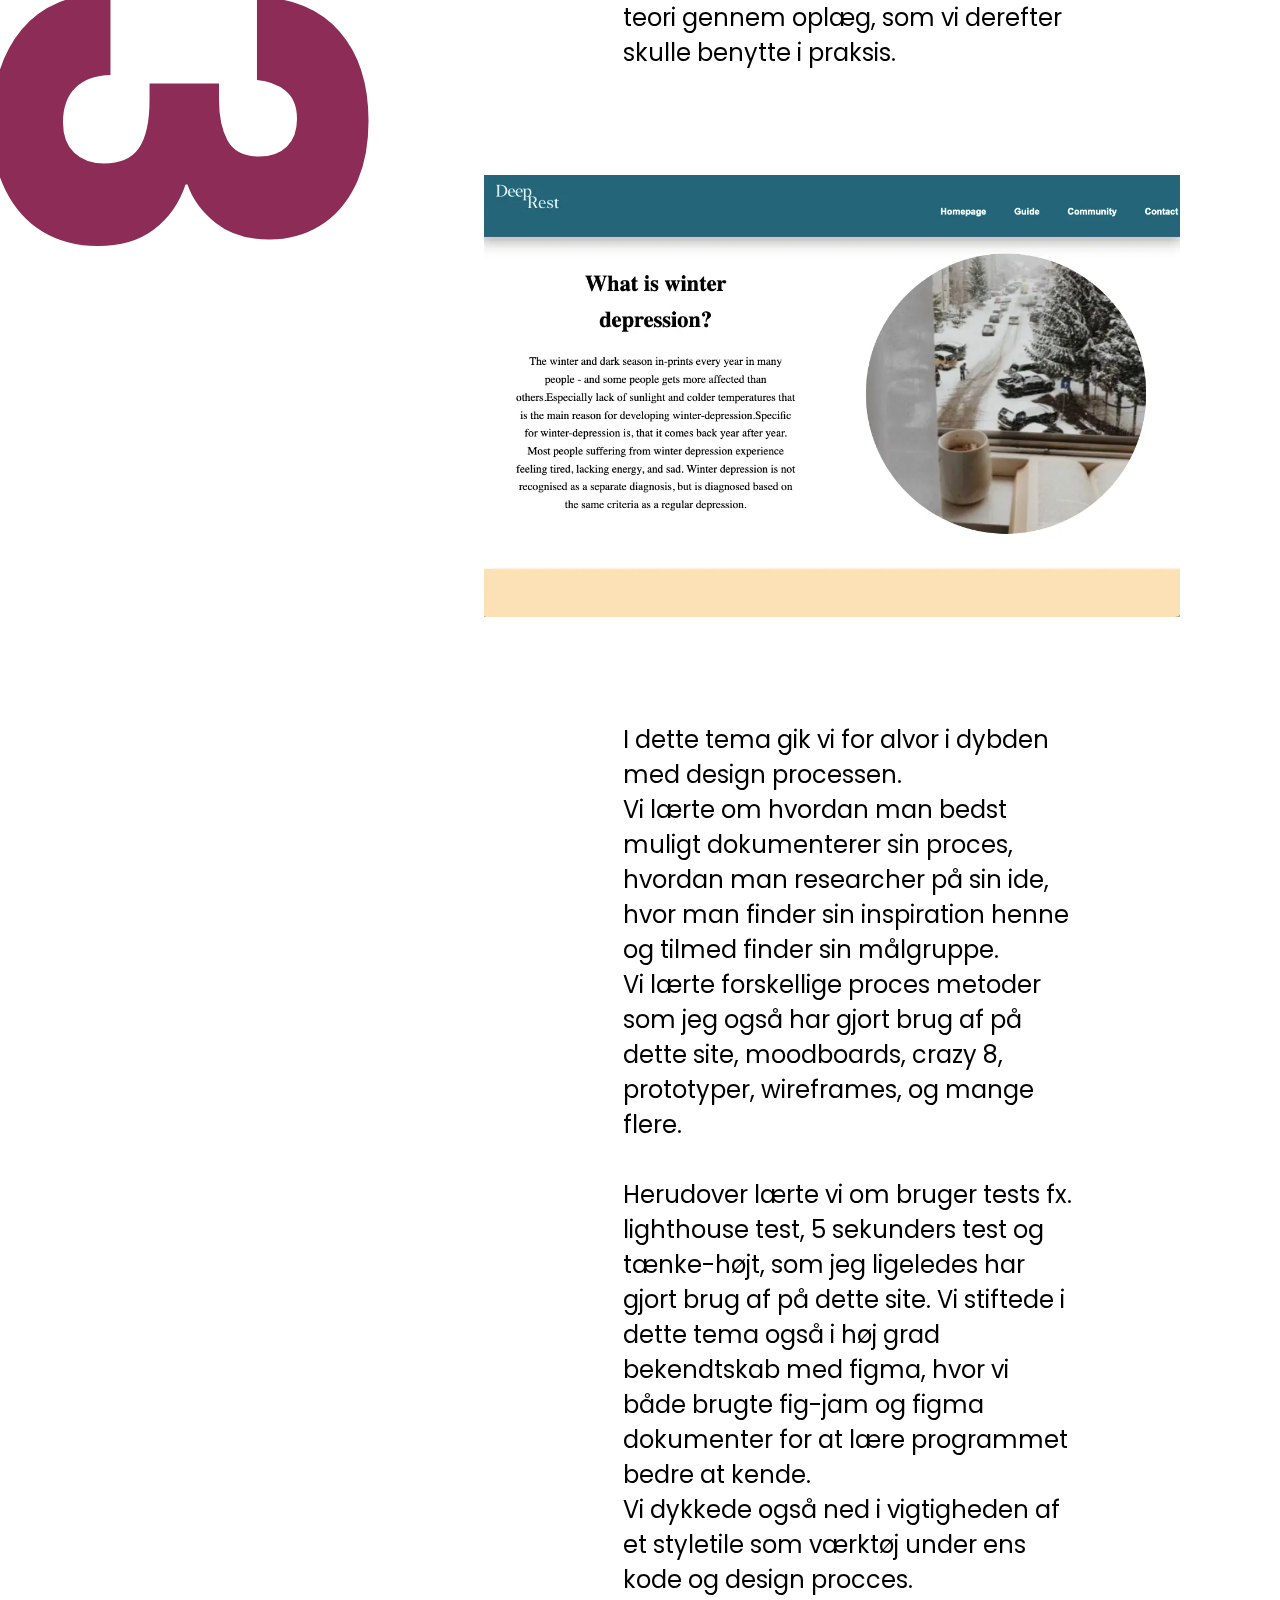
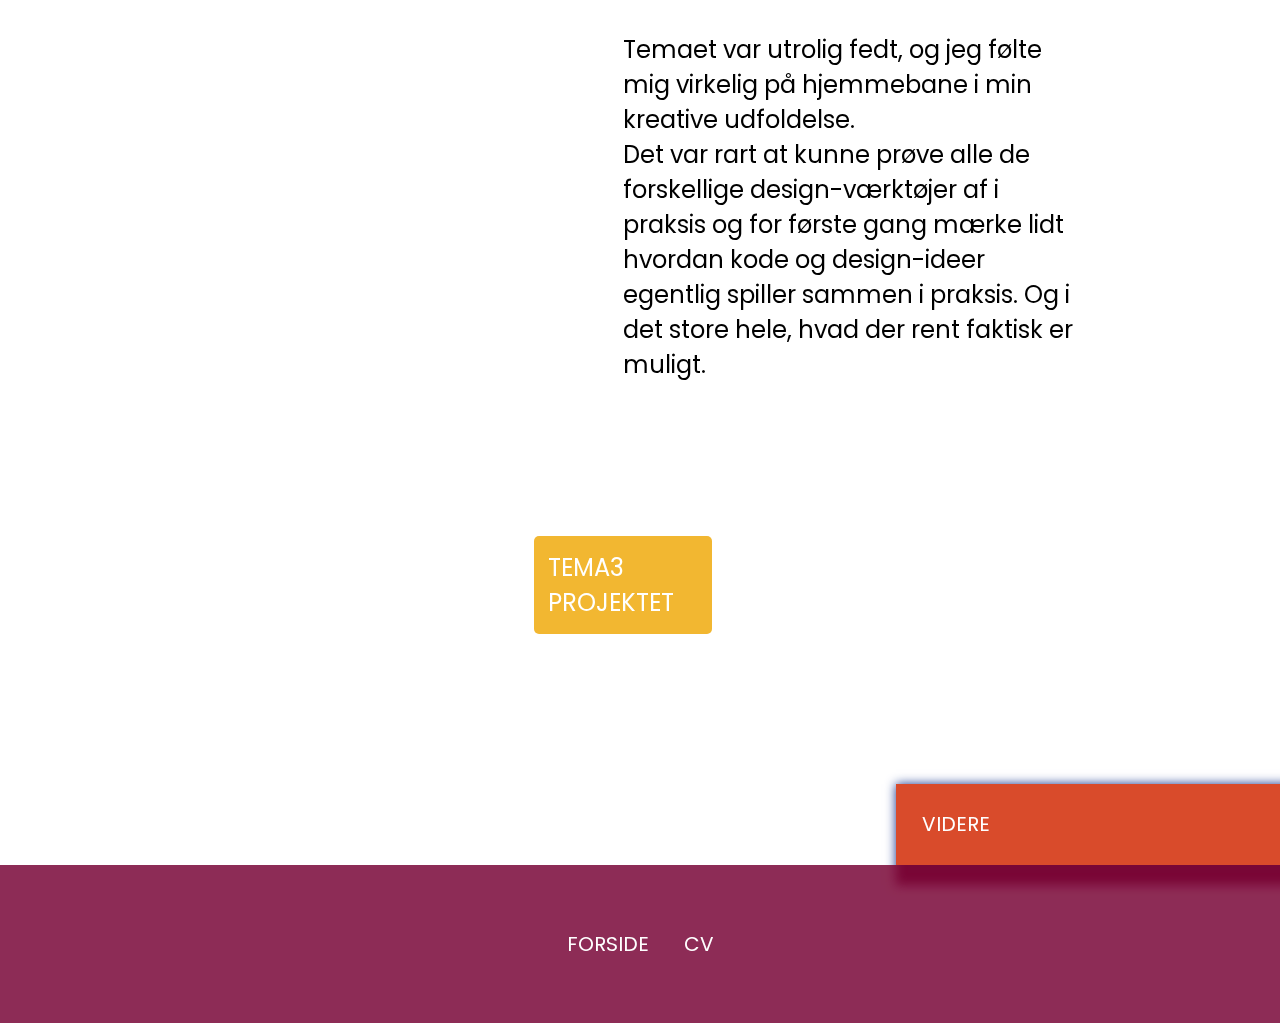
<file: t3.html>
<!DOCTYPE html>
<html lang="da">

<head>
    <meta charset="UTF-8">
    <meta http-equiv="X-UA-Compatible" content="IE=edge">
    <meta name="viewport" content="width=device-width, initial-scale=1.0">
    <meta name="robots" content="noindex">
    <title>TEMA3</title>
    <link rel="stylesheet" href="style.css">
    <link rel="preconnect" href="https://fonts.googleapis.com">
    <link rel="preconnect" href="https://fonts.gstatic.com" crossorigin>
    <link
        href="https://fonts.googleapis.com/css2?family=Poppins:ital,wght@0,100;0,200;0,300;0,400;0,500;0,600;0,700;0,800;0,900;1,100;1,200;1,300;1,400;1,500;1,600;1,700;1,800;1,900&display=swap"
        rel="stylesheet">
    <link rel="preconnect" href="https://fonts.googleapis.com">
    <link rel="preconnect" href="https://fonts.gstatic.com" crossorigin>
    <link
        href="https://fonts.googleapis.com/css2?family=Cormorant+Garamond:ital,wght@0,300;0,400;0,500;0,600;0,700;1,300;1,400;1,500;1,600;1,700&family=Poppins:ital,wght@0,100;0,200;0,300;0,400;0,500;0,600;0,700;0,800;0,900;1,100;1,200;1,300;1,400;1,500;1,600;1,700;1,800;1,900&display=swap"
        rel="stylesheet">
    <link rel="preconnect" href="https://fonts.googleapis.com">
    <link rel="preconnect" href="https://fonts.gstatic.com" crossorigin>
    <link
        href="https://fonts.googleapis.com/css2?family=Cormorant+Garamond:ital,wght@0,300;0,400;0,500;0,600;0,700;1,300;1,400;1,500;1,600;1,700&family=Pontano+Sans:wght@300..700&family=Poppins:ital,wght@0,100;0,200;0,300;0,400;0,500;0,600;0,700;0,800;0,900;1,100;1,200;1,300;1,400;1,500;1,600;1,700;1,800;1,900&display=swap"
        rel="stylesheet">
</head>

<body>
    <header>
        <div class="logo">
            <a href="index.html">
                <img src="assets/logo.png" alt="Logo">
            </a>
        </div>
        <nav>
            <ul class="menu">
                <li><a href="index.html">FORSIDE</a></li>
                <li><a href="#">TEMAER</a>
                    <ul>
                        <li><a href="t2.html">T2</a></li>
                        <li><a href="t3.html">T3</a></li>
                        <li><a href="t4.html">T4</a></li>
                        <li><a href="t5.html">T5</a></li>
                    </ul>
                </li>
                <li><a href="about.html">CV</a></li>
            </ul>
            <div class="burger">
                <div class="line"></div>
                <div class="line"></div>
                <div class="line"></div>
            </div>
        </nav>
    </header>

    <div class="tema3head">
        <h3>TEMA3</h3>
    </div>


    <div class="opgaver3">
        <img src="assets/forside_t3.webp" alt="forside1">
        <p>
            I dette tema blev vi givet en grundlæggende indsigt i dynamikken mellem brugere og brugergrænseflader.
            <br>Temaet dækkede
            også teorier, værktøjer og metoder, som kunne anvendes til undersøgelser, design og test i forbindelse med
            digital
            produktudvikling.
            <br>
            I dette tema skulle vi lære om UX og UI. Her lærte vi om hele processen fra idé til produkt. <br> En proces
            der er enormt
            vigtig, specielt når man skal finde og ramme en målgruppe. <br>Vi startede forløbet med relevant teori
            gennem oplæg, som vi
            derefter skulle benytte i praksis.
        </p>
        <img src="assets/design_t3.webp" alt="design1">

        <p>I dette tema gik vi for alvor i dybden med design processen. <br>
            Vi lærte om hvordan man bedst muligt
            dokumenterer sin proces, hvordan man researcher på sin ide, hvor man finder sin inspiration henne og tilmed
            finder sin
            målgruppe. <br>
            Vi lærte forskellige proces metoder som jeg også har gjort brug af på dette site, moodboards, crazy 8,
            prototyper,
            wireframes, og mange flere. <br> <br> Herudover lærte vi om bruger tests fx. lighthouse test, 5 sekunders
            test og tænke-højt,
            som jeg ligeledes har gjort brug af på dette site.
            Vi stiftede i dette tema også i høj grad bekendtskab med figma, hvor vi både brugte fig-jam og figma
            dokumenter for at
            lære programmet bedre at kende. <br>
            Vi dykkede også ned i vigtigheden af et styletile som værktøj under ens kode og design procces.
            <br> <br>
            Temaet var utrolig fedt, og jeg følte mig virkelig på hjemmebane i min kreative udfoldelse. <br> Det var
            rart at kunne prøve
            alle de forskellige design-værktøjer af i praksis og for første gang mærke lidt hvordan kode og design-ideer
            egentlig
            spiller sammen i praksis. Og i det store hele, hvad der rent faktisk er muligt.
        </p>

        <a class="t3knap" href="http://sustaincph.com/kea/03_ux/">TEMA3 PROJEKTET</a>
    </div>









    <a href="t4.html">
        <div class="videre3"> VIDERE </div>
    </a>
    <script src="menu.js"></script>

    <footer>
        <div class="footertekst">
            <a href="index.html"> FORSIDE</a>

            <a href="about.html">CV</a>
        </div>
    </footer>

</body>

</html>
</file>
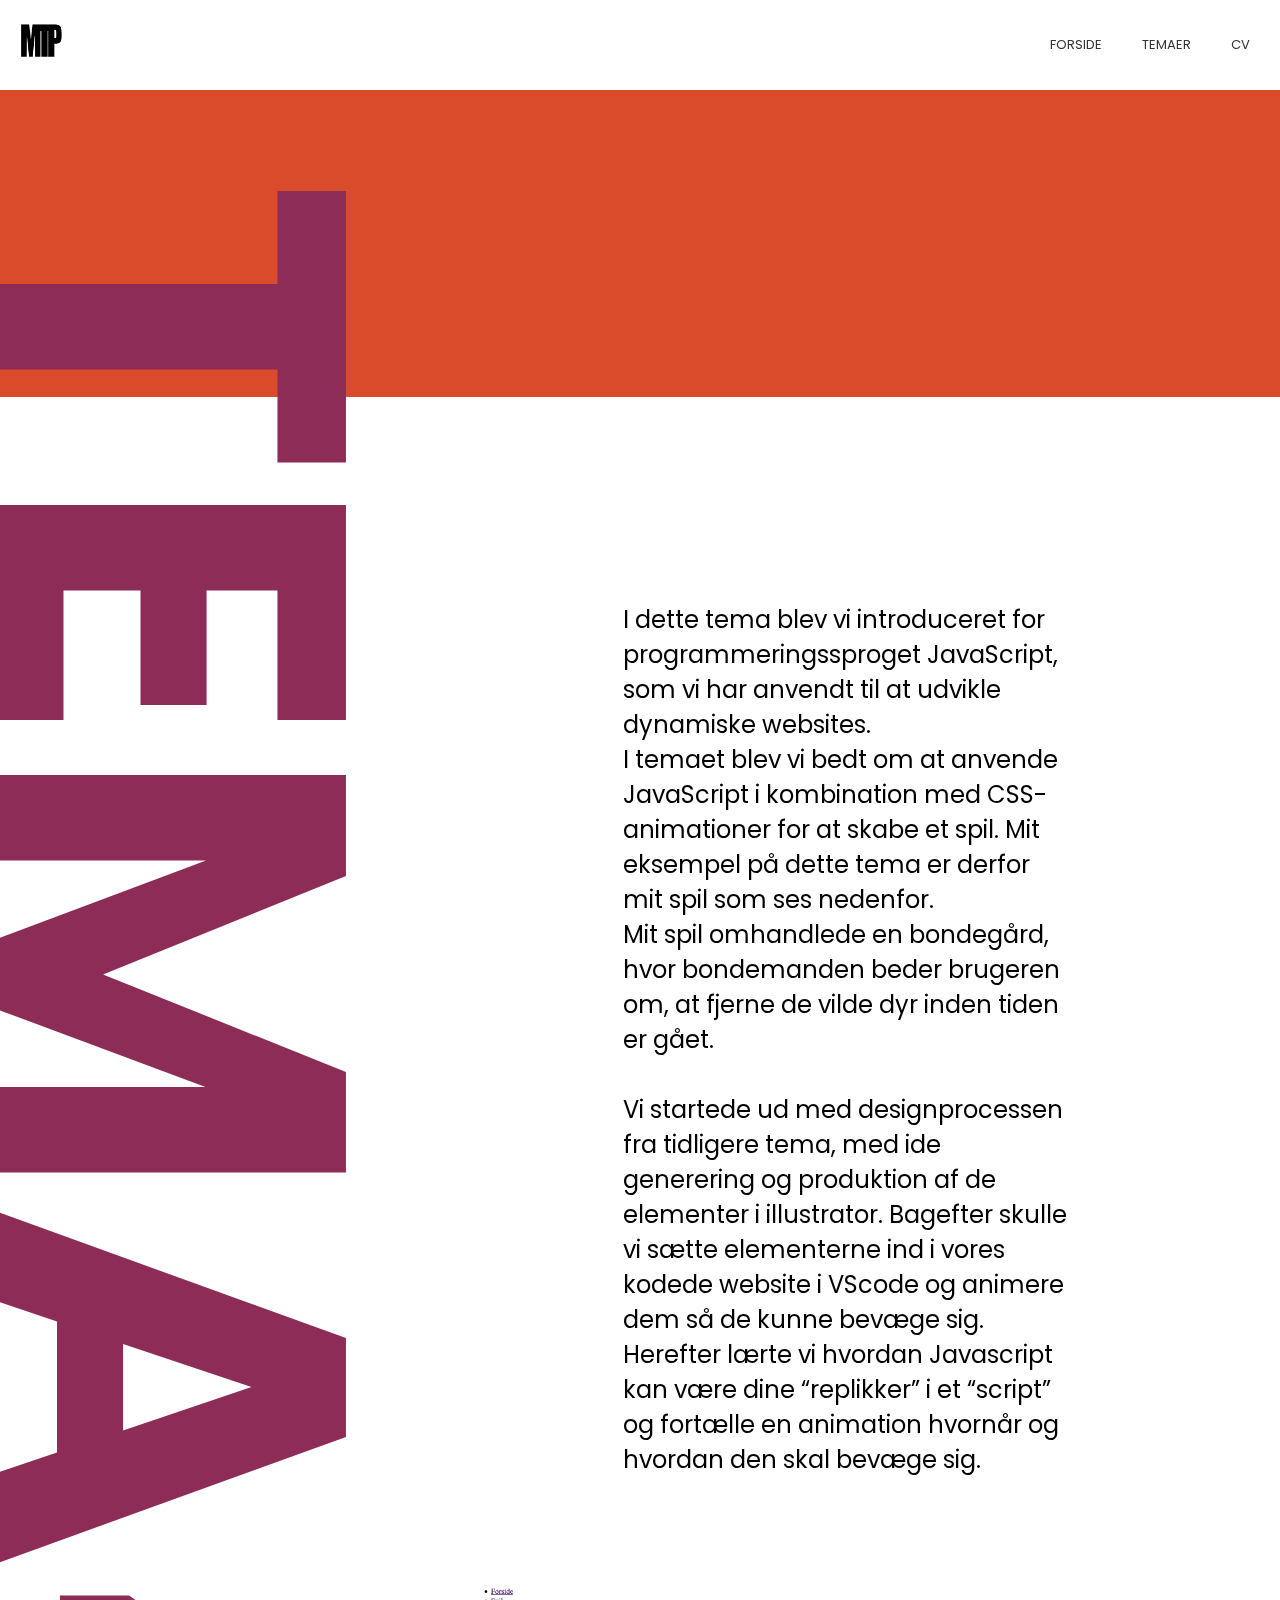
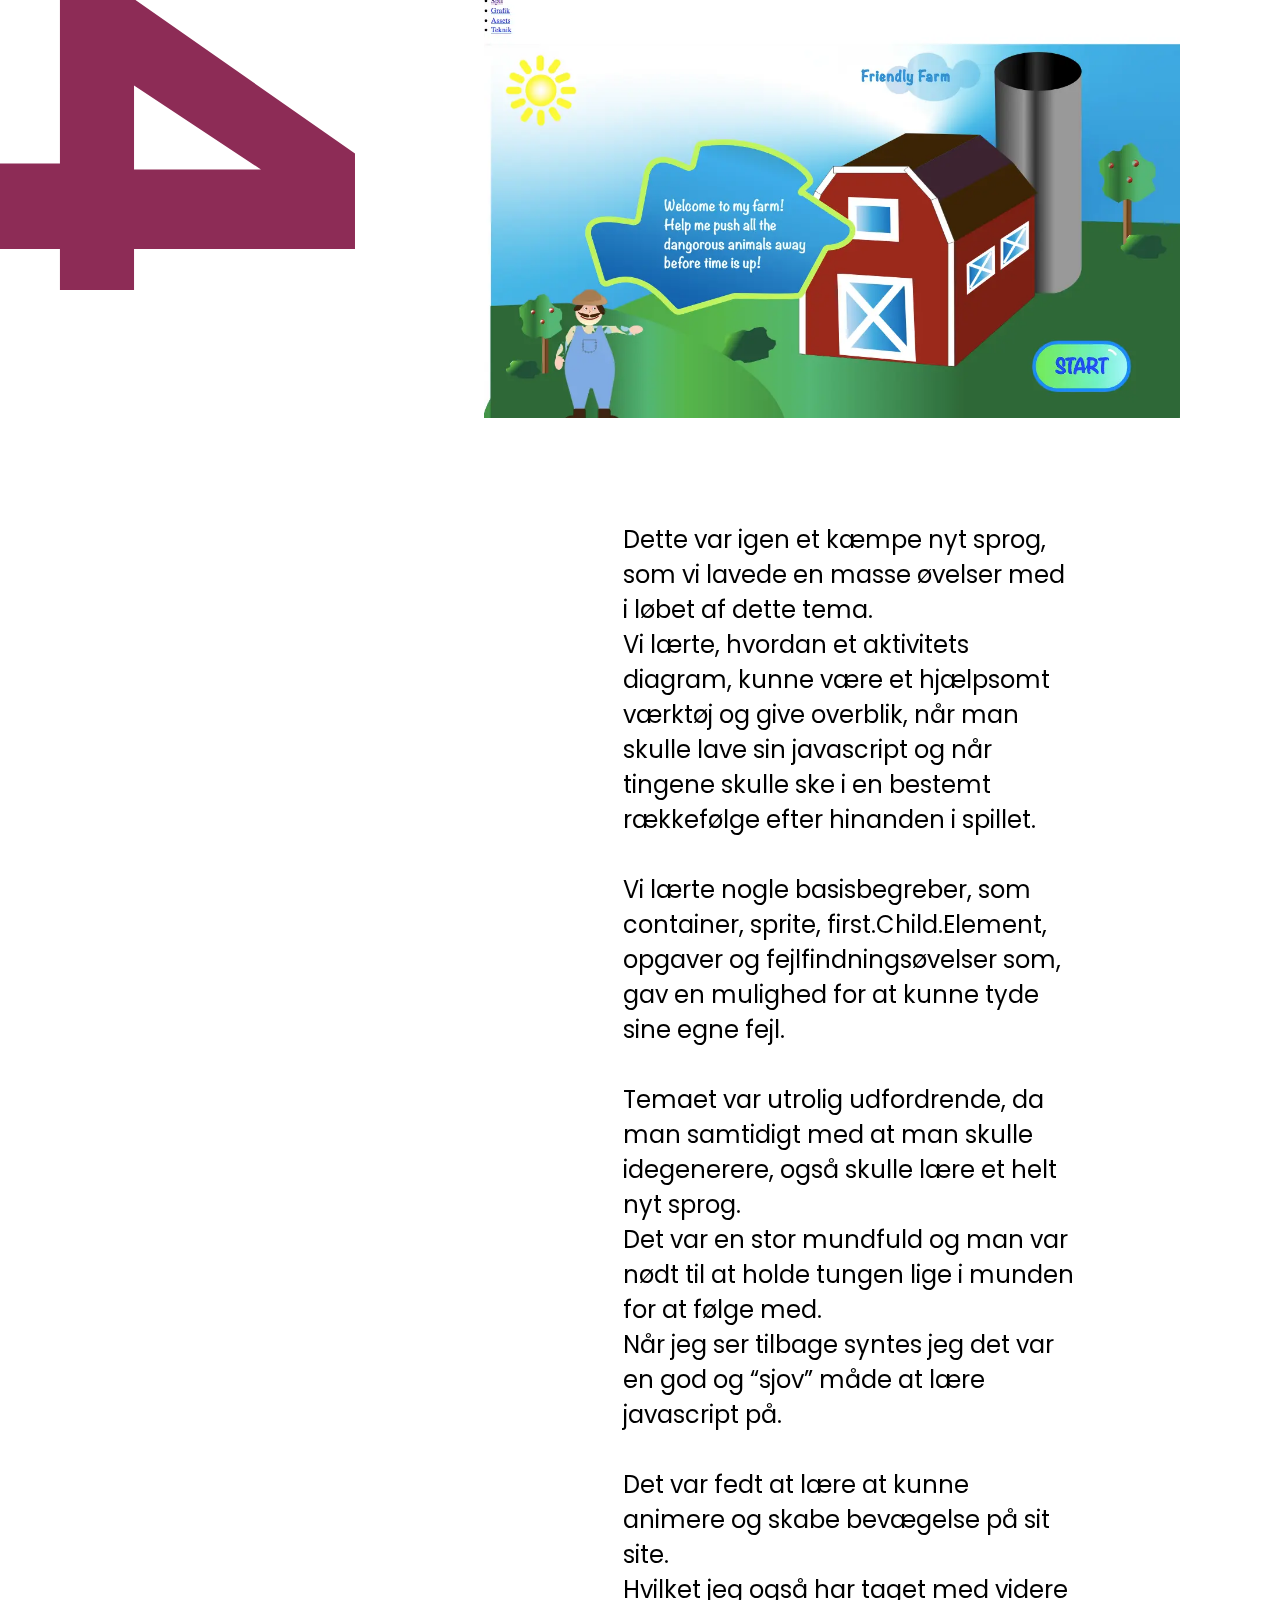
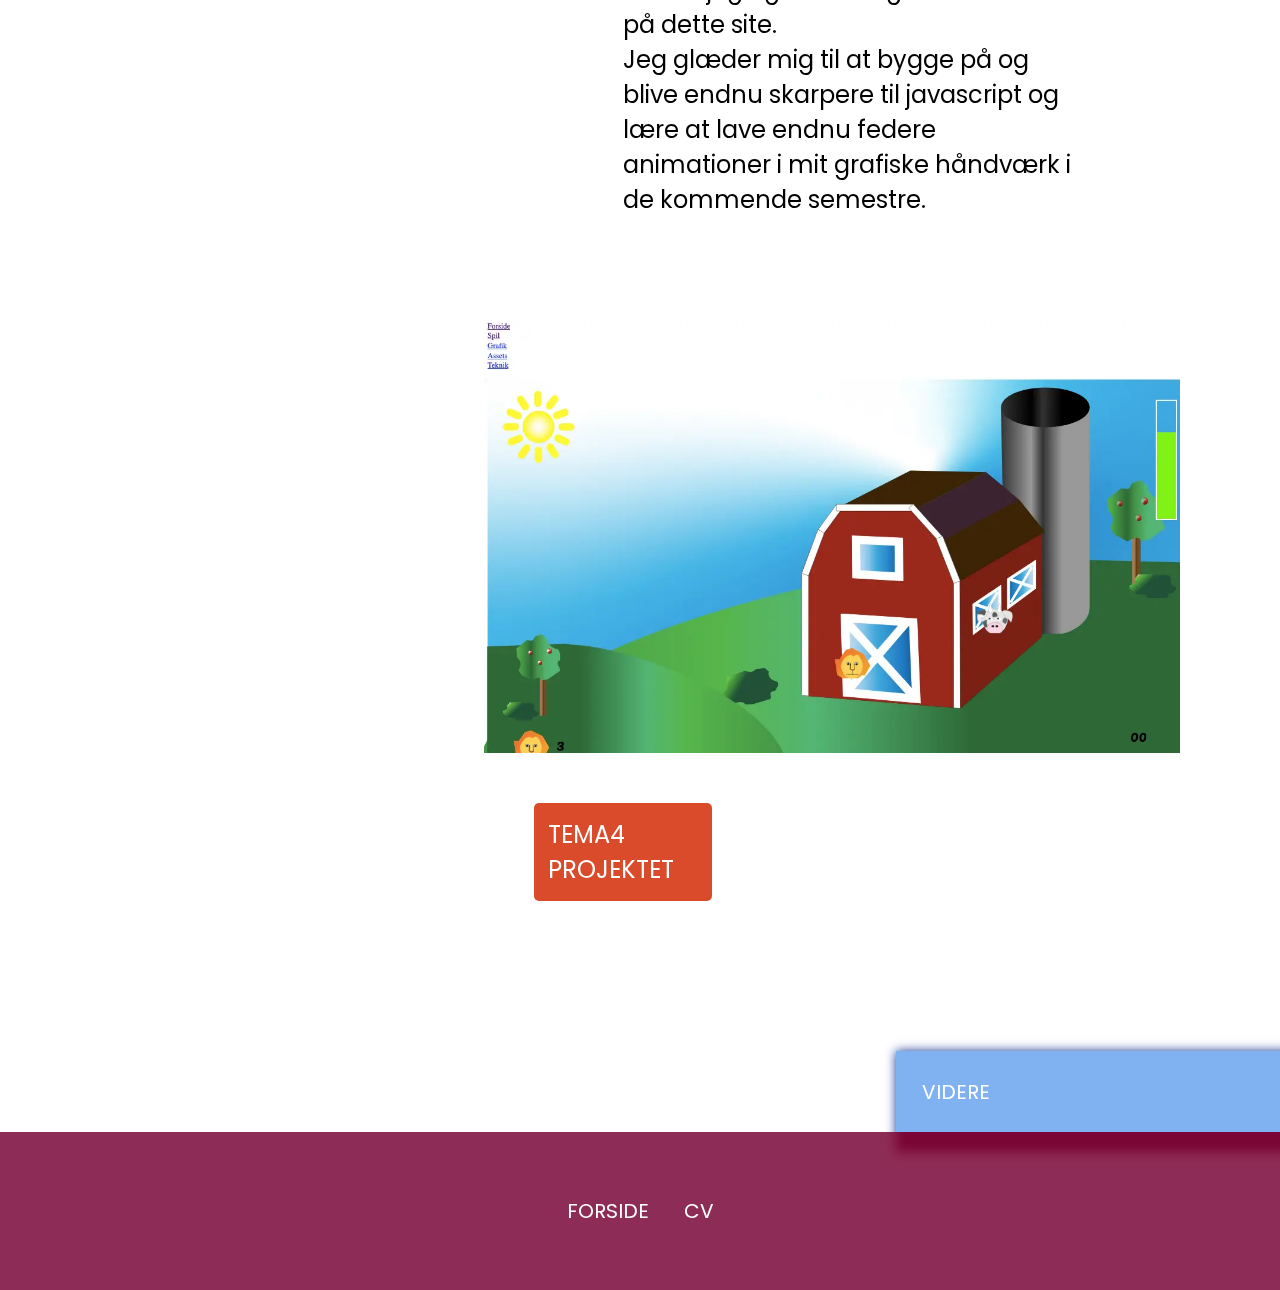
<file: t4.html>
<!DOCTYPE html>
<html lang="da">

<head>
    <meta charset="UTF-8">
    <meta http-equiv="X-UA-Compatible" content="IE=edge">
    <meta name="viewport" content="width=device-width, initial-scale=1.0">
    <meta name="robots" content="noindex">
    <title>TEMA4</title>
    <link rel="stylesheet" href="style.css">
    <link rel="preconnect" href="https://fonts.googleapis.com">
    <link rel="preconnect" href="https://fonts.gstatic.com" crossorigin>
    <link
        href="https://fonts.googleapis.com/css2?family=Poppins:ital,wght@0,100;0,200;0,300;0,400;0,500;0,600;0,700;0,800;0,900;1,100;1,200;1,300;1,400;1,500;1,600;1,700;1,800;1,900&display=swap"
        rel="stylesheet">
    <link rel="preconnect" href="https://fonts.googleapis.com">
    <link rel="preconnect" href="https://fonts.gstatic.com" crossorigin>
    <link
        href="https://fonts.googleapis.com/css2?family=Cormorant+Garamond:ital,wght@0,300;0,400;0,500;0,600;0,700;1,300;1,400;1,500;1,600;1,700&family=Poppins:ital,wght@0,100;0,200;0,300;0,400;0,500;0,600;0,700;0,800;0,900;1,100;1,200;1,300;1,400;1,500;1,600;1,700;1,800;1,900&display=swap"
        rel="stylesheet">
    <link rel="preconnect" href="https://fonts.googleapis.com">
    <link rel="preconnect" href="https://fonts.gstatic.com" crossorigin>
    <link
        href="https://fonts.googleapis.com/css2?family=Cormorant+Garamond:ital,wght@0,300;0,400;0,500;0,600;0,700;1,300;1,400;1,500;1,600;1,700&family=Pontano+Sans:wght@300..700&family=Poppins:ital,wght@0,100;0,200;0,300;0,400;0,500;0,600;0,700;0,800;0,900;1,100;1,200;1,300;1,400;1,500;1,600;1,700;1,800;1,900&display=swap"
        rel="stylesheet">
</head>

<body>
    <header>
        <div class="logo">
            <a href="index.html">
                <img src="assets/logo.png" alt="Logo">
            </a>
        </div>
        <nav>
            <ul class="menu">
                <li><a href="index.html">FORSIDE</a></li>
                <li><a href="#">TEMAER</a>
                    <ul>
                        <li><a href="t2.html">T2</a></li>
                        <li><a href="t3.html">T3</a></li>
                        <li><a href="t4.html">T4</a></li>
                        <li><a href="t5.html">T5</a></li>
                    </ul>
                </li>
                <li><a href="about.html">CV</a></li>
            </ul>
            <div class="burger">
                <div class="line"></div>
                <div class="line"></div>
                <div class="line"></div>
            </div>
        </nav>
    </header>

    <div class="tema4head">
        <h3>TEMA4</h3>
    </div>

    <div class="opgaver4">


        <p>I dette tema blev vi introduceret for programmeringssproget JavaScript, som vi har anvendt til at udvikle
            dynamiske
            websites. <br>

            I temaet blev vi bedt om at anvende JavaScript i kombination med CSS-animationer for at skabe et spil. Mit
            eksempel på
            dette tema er derfor mit spil som ses nedenfor. <br>
            Mit spil omhandlede en bondegård, hvor bondemanden beder brugeren om, at fjerne de vilde dyr inden tiden er
            gået.
            <br>
            <br>
            Vi startede ud med designprocessen fra tidligere tema,
            med ide generering og produktion af de elementer i illustrator.
            Bagefter skulle vi sætte elementerne ind i vores kodede website i VScode og animere
            dem så de kunne bevæge sig. <br> Herefter lærte vi
            hvordan Javascript kan være dine “replikker” i et “script”
            og fortælle en animation hvornår og hvordan den skal bevæge
            sig.
        </p>

        <img src="assets/startside_t4.webp" alt="forside2">

        <p>
            Dette var igen et kæmpe nyt sprog, som vi lavede en masse øvelser med i løbet af dette tema. <br>
            Vi lærte, hvordan et aktivitets diagram, kunne være et hjælpsomt værktøj og give overblik, når man skulle
            lave
            sin
            javascript og når tingene skulle ske i en bestemt rækkefølge efter hinanden i spillet. <br> <br>
            Vi lærte nogle basisbegreber, som container, sprite, first.Child.Element, opgaver og fejlfindningsøvelser
            som, gav en
            mulighed for at kunne tyde sine egne fejl.
            <br> <br>
            Temaet var utrolig udfordrende, da man samtidigt med at man skulle idegenerere, også skulle lære et helt nyt
            sprog. <br>
            Det var
            en stor mundfuld og man var nødt til at holde tungen lige i munden for at følge med. <br> Når jeg ser
            tilbage syntes jeg det
            var en god og “sjov” måde at lære javascript på. <br> <br> Det var fedt at lære at kunne animere og skabe
            bevægelse på sit site. <br>
            Hvilket jeg også har taget med videre på dette site. <br> Jeg glæder mig til at bygge på og blive endnu
            skarpere til
            javascript og lære at lave endnu federe animationer i mit grafiske håndværk i de kommende semestre.
        </p>

        <img src="assets/spillet_t4.webp" alt="spillet">

        <a class="t4knap" href="http://sustaincph.com/kea/04_animation/spil_mariath/">TEMA4 PROJEKTET</a>
    </div>






    <a href="t5.html">
        <div class="videre4"> VIDERE </div>
    </a>
    <script src="menu.js"></script>
    <footer>
        <div class="footertekst">
            <a href="index.html"> FORSIDE</a>

            <a href="about.html">CV</a>
        </div>
    </footer>

</body>

</html>
</file>
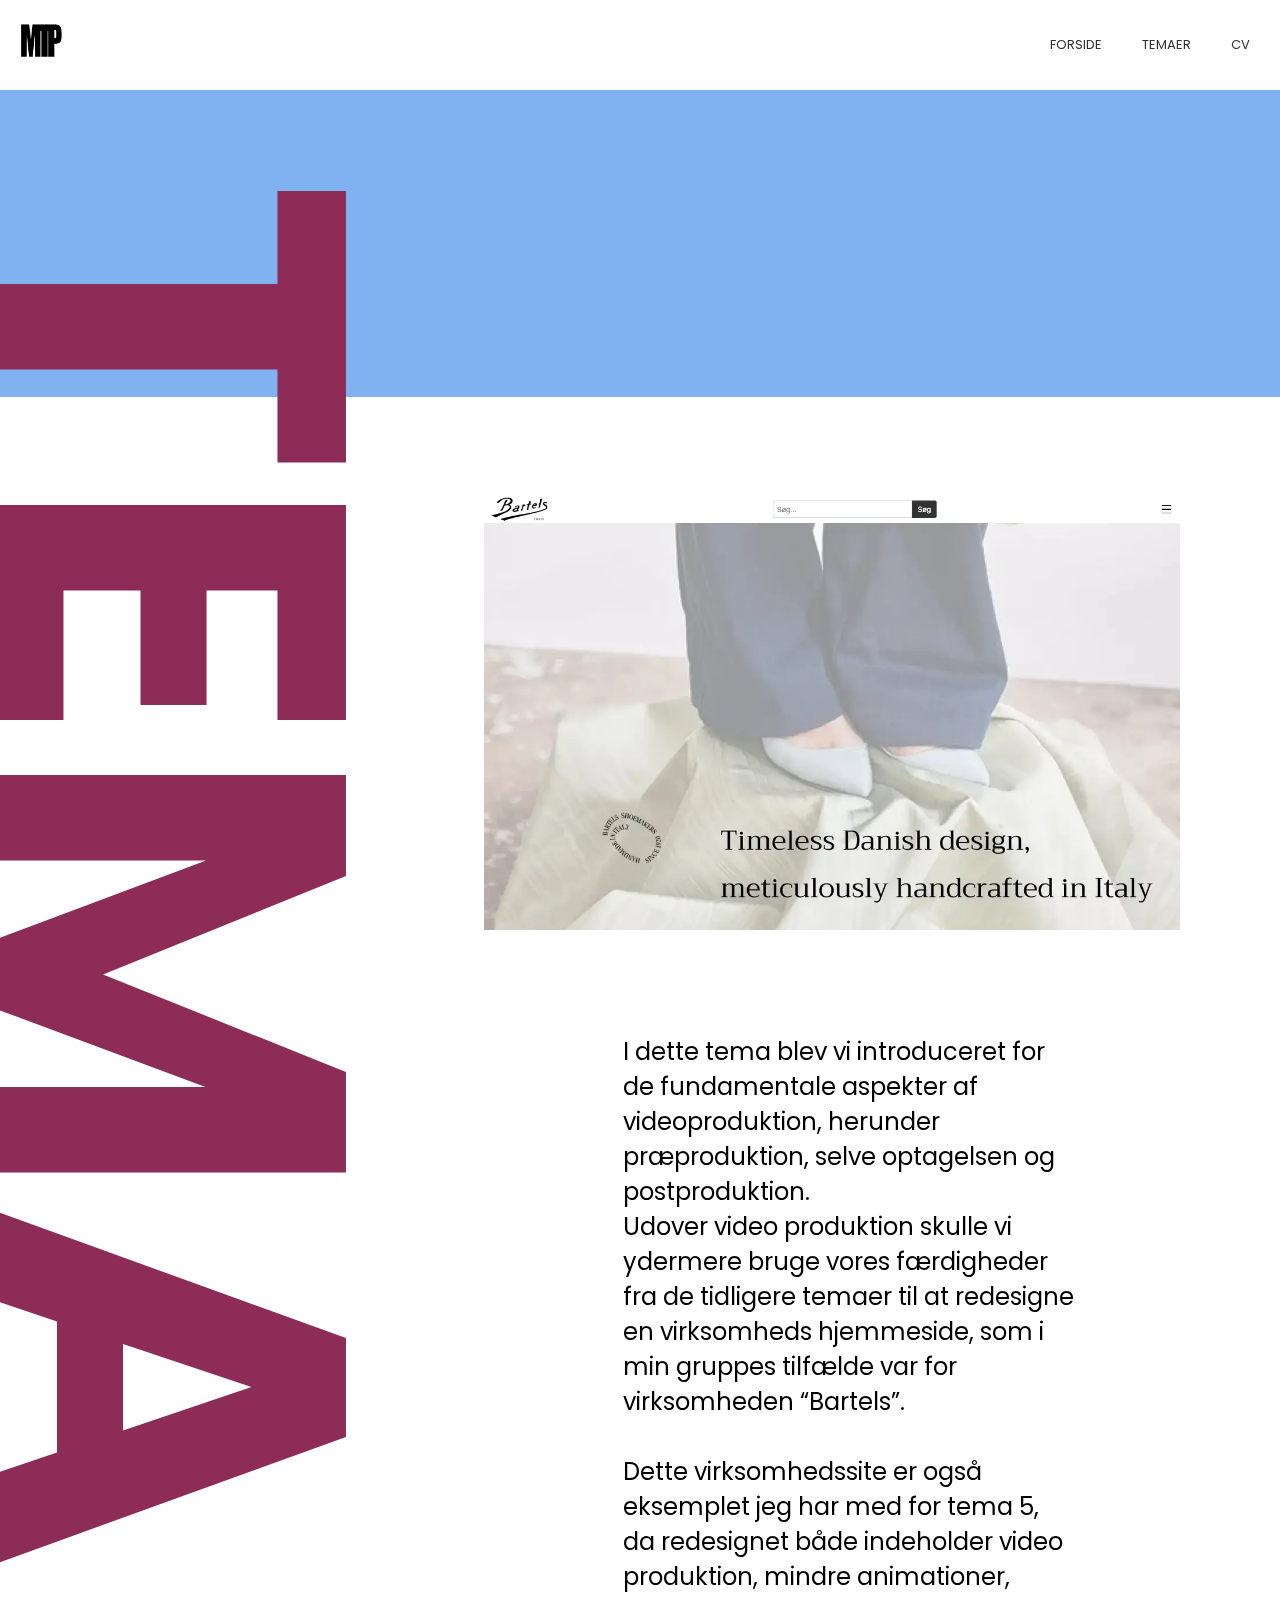
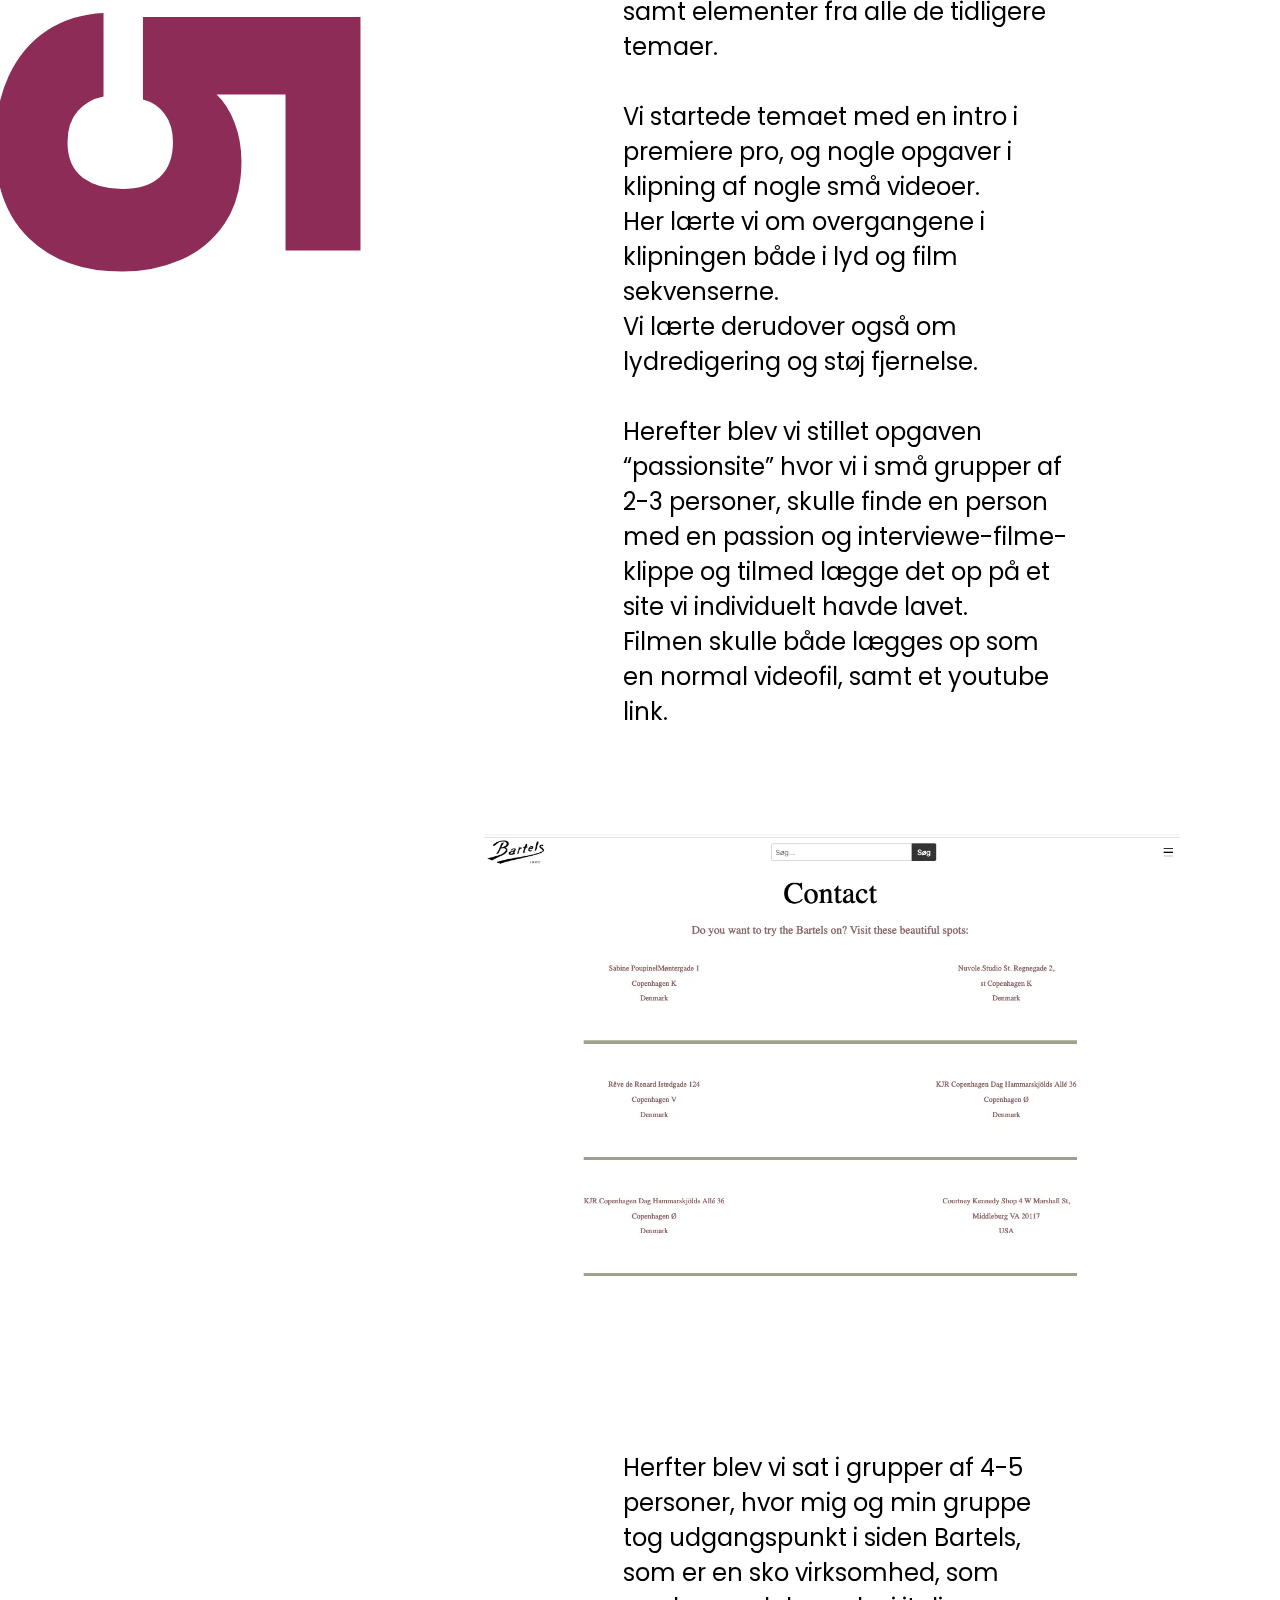
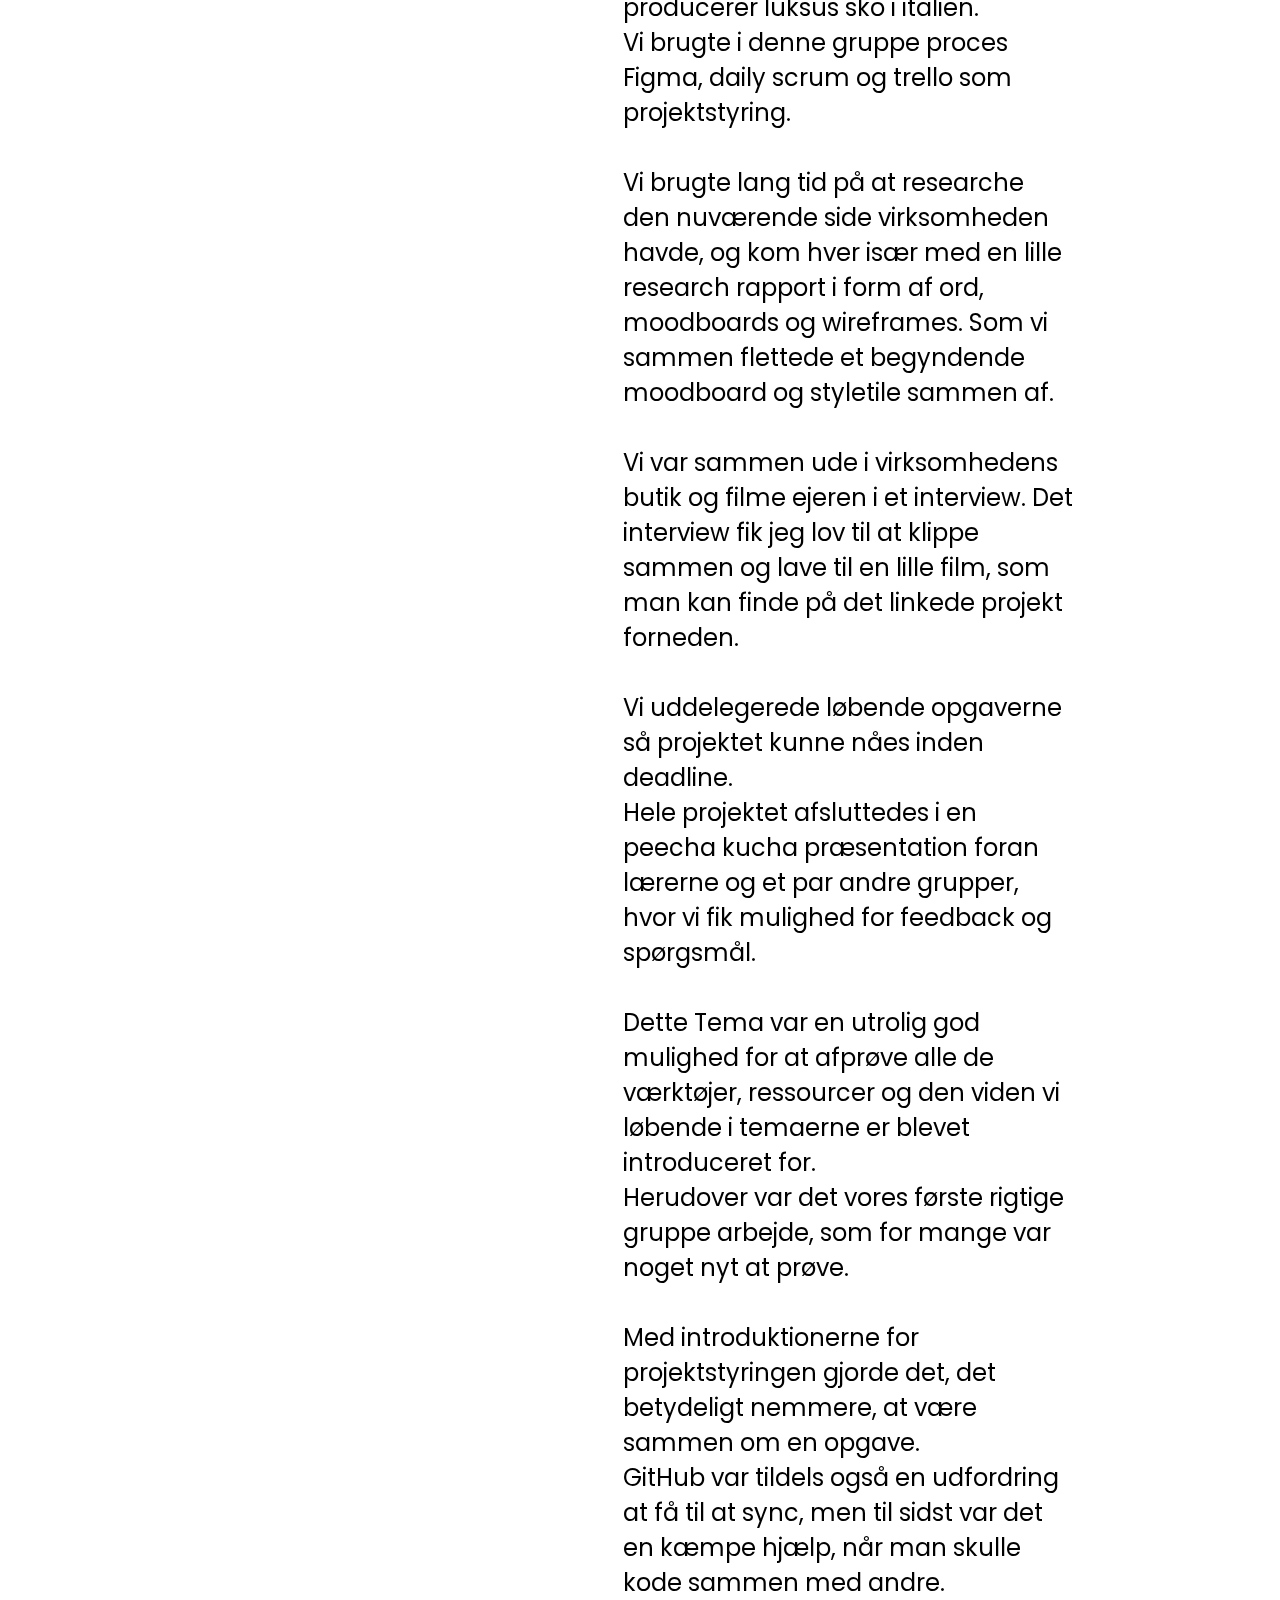
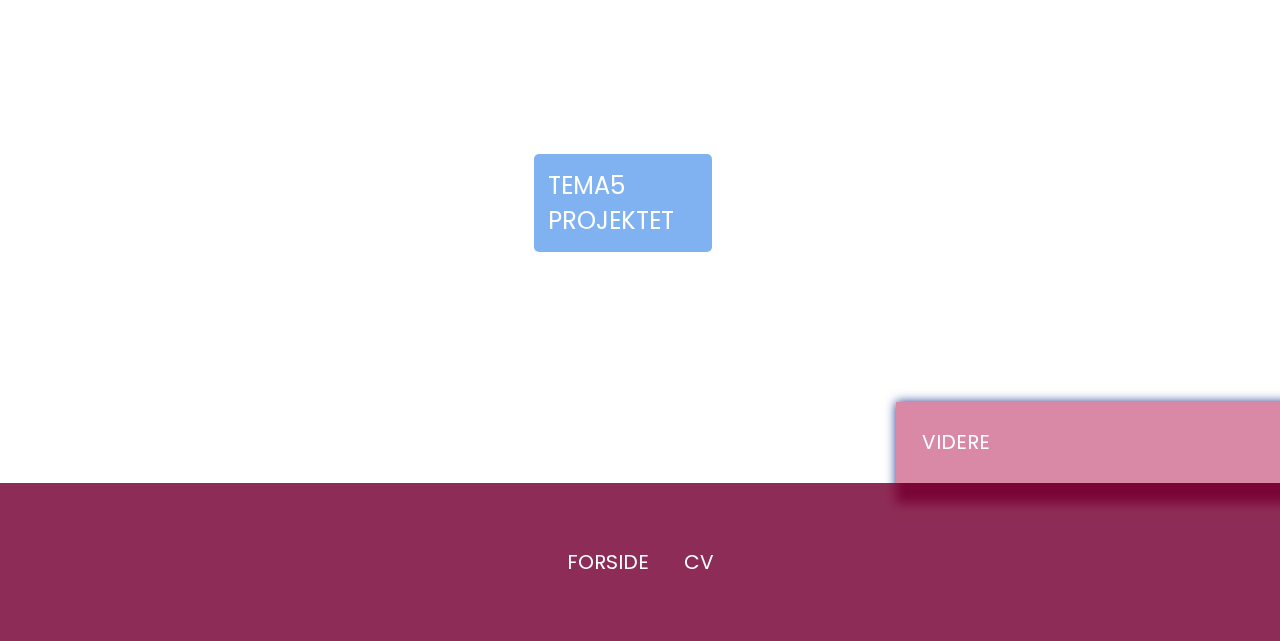
<file: t5.html>
<!DOCTYPE html>
<html lang="da">

<head>
    <meta charset="UTF-8">
    <meta http-equiv="X-UA-Compatible" content="IE=edge">
    <meta name="viewport" content="width=device-width, initial-scale=1.0">
    <meta name="robots" content="noindex">
    <title>TEMA5</title>
    <link rel="stylesheet" href="style.css">
    <link rel="preconnect" href="https://fonts.googleapis.com">
    <link rel="preconnect" href="https://fonts.gstatic.com" crossorigin>
    <link
        href="https://fonts.googleapis.com/css2?family=Poppins:ital,wght@0,100;0,200;0,300;0,400;0,500;0,600;0,700;0,800;0,900;1,100;1,200;1,300;1,400;1,500;1,600;1,700;1,800;1,900&display=swap"
        rel="stylesheet">
    <link rel="preconnect" href="https://fonts.googleapis.com">
    <link rel="preconnect" href="https://fonts.gstatic.com" crossorigin>
    <link
        href="https://fonts.googleapis.com/css2?family=Cormorant+Garamond:ital,wght@0,300;0,400;0,500;0,600;0,700;1,300;1,400;1,500;1,600;1,700&family=Poppins:ital,wght@0,100;0,200;0,300;0,400;0,500;0,600;0,700;0,800;0,900;1,100;1,200;1,300;1,400;1,500;1,600;1,700;1,800;1,900&display=swap"
        rel="stylesheet">
    <link rel="preconnect" href="https://fonts.googleapis.com">
    <link rel="preconnect" href="https://fonts.gstatic.com" crossorigin>
    <link
        href="https://fonts.googleapis.com/css2?family=Cormorant+Garamond:ital,wght@0,300;0,400;0,500;0,600;0,700;1,300;1,400;1,500;1,600;1,700&family=Pontano+Sans:wght@300..700&family=Poppins:ital,wght@0,100;0,200;0,300;0,400;0,500;0,600;0,700;0,800;0,900;1,100;1,200;1,300;1,400;1,500;1,600;1,700;1,800;1,900&display=swap"
        rel="stylesheet">
</head>

<body>
    <header>
        <div class="logo">
            <a href="index.html">
                <img src="assets/logo.png" alt="Logo">
            </a>
        </div>
        <nav>
            <ul class="menu">
                <li><a href="index.html">FORSIDE</a></li>
                <li><a href="#">TEMAER</a>
                    <ul>
                        <li><a href="t2.html">T2</a></li>
                        <li><a href="t3.html">T3</a></li>
                        <li><a href="t4.html">T4</a></li>
                        <li><a href="t5.html">T5</a></li>
                    </ul>
                </li>
                <li><a href="about.html">CV</a></li>
            </ul>
            <div class="burger">
                <div class="line"></div>
                <div class="line"></div>
                <div class="line"></div>
            </div>
        </nav>
    </header>

    <div class="tema5head">
        <h3>TEMA5</h3>
    </div>

    <div class="opgaver5">

        <img src="assets/forside_5.webp" alt="forside3">
        <p>I dette tema blev vi introduceret for de fundamentale aspekter af videoproduktion, herunder præproduktion,
            selve
            optagelsen og postproduktion. <br>
            Udover video produktion skulle vi ydermere bruge vores færdigheder fra de tidligere temaer
            til at redesigne en virksomheds hjemmeside, som i min gruppes tilfælde var for virksomheden “Bartels”. <br>
            <br>
            Dette virksomhedssite er også eksemplet jeg har med for tema 5, da redesignet både indeholder video
            produktion, mindre
            animationer, samt elementer fra alle de tidligere temaer.
            <br> <br>
            Vi startede temaet med en intro i premiere pro, og nogle opgaver i klipning af nogle små videoer. <br> Her
            lærte vi om
            overgangene i klipningen både i lyd og film sekvenserne. <br> Vi lærte derudover også om lydredigering og
            støj
            fjernelse. <br> <br> Herefter blev vi stillet opgaven “passionsite” hvor vi i små grupper af 2-3 personer,
            skulle
            finde en
            person med en
            passion og interviewe-filme-klippe og tilmed lægge det op på et site vi individuelt havde lavet. <br> Filmen
            skulle både
            lægges op som en normal videofil, samt et youtube link.
        </p>

        <img class="kontaktt5" src="assets/kontakt_t5.webp" alt="kontakt_t5">

        <p>Herfter blev vi sat i grupper af 4-5 personer, hvor mig og min gruppe tog udgangspunkt i siden Bartels, som
            er
            en sko
            virksomhed, som producerer luksus sko i italien. <br>
            Vi brugte i denne gruppe proces Figma, daily scrum og trello som projektstyring. <br> <br> Vi brugte lang
            tid på
            at researche
            den nuværende side virksomheden havde, og kom hver især med en lille research rapport i form af ord,
            moodboards og
            wireframes. Som vi sammen flettede et begyndende moodboard og styletile sammen af. <br> <br>
            Vi var sammen ude i virksomhedens butik og filme ejeren i et interview. Det interview fik jeg lov til at
            klippe sammen
            og lave til en lille film, som man kan finde på det linkede projekt forneden. <br> <br>
            Vi uddelegerede løbende opgaverne så projektet kunne nåes inden deadline. <br> Hele projektet afsluttedes i
            en peecha kucha
            præsentation foran lærerne og et par andre grupper, hvor vi fik mulighed for feedback og spørgsmål.
            <br> <br>
            Dette Tema var en utrolig god mulighed for at afprøve alle de værktøjer, ressourcer og den viden vi løbende
            i temaerne
            er blevet introduceret for. <br> Herudover var det vores første rigtige gruppe arbejde, som for mange var
            noget nyt at prøve. <br> <br>
            Med introduktionerne for projektstyringen gjorde det, det betydeligt nemmere, at være sammen om en opgave.
            <br> GitHub var
            tildels også en udfordring at få til at sync, men til sidst var det en kæmpe hjælp, når man skulle kode
            sammen
            med andre.
        </p>

        <a class="t5knap" href="http://sustaincph.com/kea/gruppeprojekt_05/Bartels_site/">TEMA5 PROJEKTET</a>

    </div>




    <a href="about.html">
        <div class="videre5"> VIDERE </div>
    </a>

    <script src="menu.js"></script>

    <footer>
        <div class="footertekst">
            <a href="index.html"> FORSIDE</a>

            <a href="about.html">CV</a>
        </div>
    </footer>

</body>

</html>
</file>
<file: style.css>
* {
  margin: 0;
  padding: 0;
}

img {
  width: 100%;
  height: auto;
  display: block;
}

header {
  display: block;
  padding: 1%;
}

nav ul {
  list-style: none;
  padding: 0;
}

nav ul li {
  display: inline-block;
  position: relative;
}

nav ul li a {
  display: block;
  padding: 10px;
  text-decoration: none;
}

nav ul ul {
  display: none;
  position: absolute;
  top: 100%;
  left: 0;
  background-color: #fff;
  border: 1px solid #ccc;
}

nav ul li:hover > ul {
  display: block;
}

.frontpage1 {
  padding: 10%;
  background-image: url(assets/forside-kopi.webp);
  background-size: cover;
  background-repeat: no-repeat;
}
.frontpagetext {
  color: white;
  font-family: "poppins";
  font-size: 150px;
  animation: slide-in 2s forwards;
}

@keyframes slide-in {
  from {
    transform: translateX(-100%);
    opacity: 0;
  }
  to {
    transform: translateX(0);
    opacity: 1;
  }
}

section {
  display: flex;
  justify-content: center;
  align-items: center;
  background-image: url(assets/lysfigurer.webp);
  background-repeat: no-repeat;
  background-size: cover;

  padding: 40%;
}
.temasektion {
  width: 100%;
  display: flex;
  flex-wrap: wrap;
  justify-content: space-around;
}

.orangetema {
  display: flex;
  background-color: #f28d35;
  width: 500px;
  padding: 80px;
  border: 1px solid #14328c;
  box-shadow: 10px 10px 5px #14328c;
  margin: 67px;
  box-sizing: border-box;
  width: 100%;
  align-self: flex-start;
  margin-left: -50%;
}

.gultema {
  display: flex;
  background-color: #f2b731;
  width: 500px;
  padding: 80px;
  border: 1px solid #14328c;
  box-shadow: 10px 10px 5px #14328c;
  margin: 67px;
  box-sizing: border-box;
  width: 100%;
  align-self: flex-end;
  margin-left: 50%;
}
.rodtema {
  display: flex;
  background-color: #d94b2b;
  width: 500px;
  padding: 80px;
  border: 1px solid #14328c;
  box-shadow: 10px 10px 5px #14328c;
  margin: 67px;
  box-sizing: border-box;
  align-self: flex-end;
  margin-left: -50%;

  width: 100%;
}

.blatema {
  display: flex;
  background-color: #80b2f2;
  width: 500px;
  padding: 80px;
  border: 1px solid #14328c;
  box-shadow: 10px 10px 5px #14328c;
  margin: 67px;
  box-sizing: border-box;
  align-self: flex-end;
  margin-left: 50%;

  width: 100%;
}

h2 {
  font-size: 70px;
  font-family: "poppins";
}

h4 {
  font-size: 50px;
  font-family: "poppins";
  margin-top: 15%;
}

a {
  color: inherit;
  text-decoration: none;
}
footer {
  background-color: #8d2c56;
  padding: 5%;
  color: white;
  font-family: "poppins";
  font-size: 20px;
  text-align: center;
  mix-blend-mode: difference;
  word-spacing: 30px;
}
/*---------------nedenfor-temaer--------------------------------*/
.tema2head {
  background-color: #f28d35;
  padding: 12%;
  display: flex;
  animation: slide-in 2s forwards;
}

.tema3head {
  background-color: #f2b731;
  padding: 12%;
  display: flex;
  animation: slide-in 2s forwards;
}

.tema4head {
  background-color: #d94b2b;
  padding: 12%;
  display: flex;
  animation: slide-in 2s forwards;
}

.tema5head {
  background-color: #80b2f2;
  padding: 12%;
  display: flex;
  animation: slide-in 2s forwards;
}

.me {
  background-color: #d989a6;
  padding: 12%;
  display: flex;
  margin: 5%;
  position: relative;
  animation: slide-in 2s forwards;
}

h3 {
  font-family: "poppins";
  font-size: 500px;
  transform: rotate(90deg);
  position: absolute;
  top: 0;
  left: 0;
  color: #8d2c56;
  width: 200px;
  padding: 70px;
  white-space: nowrap;
  overflow: visible;
  text-overflow: ellipsis;
  margin-top: -13%;
}

/*---------------nedenfor-tema/opgaveopsætningen/layout-------------------------*/
.opgaver2 {
  display: flex;
  flex-direction: column;
  padding: 100px;
  margin-left: 30%;
}

.opgaver3 {
  display: flex;
  flex-direction: column;
  padding: 100px;
  margin-left: 30%;
}

.opgaver4 {
  display: flex;
  flex-direction: column;
  padding: 100px;
  margin-left: 30%;
}

.opgaver5 {
  display: flex;
  flex-direction: column;
  padding: 100px;
  margin-left: 30%;
}

.opgaverabout {
  display: flex;
  flex-direction: column;
  padding: 100px;
  margin-left: 30%;
}
/*-----------nedenfor-- videreknap------------------------*/

.videre2 {
  display: flex;
  margin-left: 70%;
  background-color: #f2b731;
  padding: 2%;
  color: white;
  font-family: "poppins";
  font-size: 20px;
  box-shadow: 10px 10px 10px 10px #14328c;
}

.videre3 {
  display: flex;
  margin-left: 70%;
  background-color: #d94b2b;
  padding: 2%;
  color: white;
  font-family: "poppins";
  font-size: 20px;
  box-shadow: 10px 10px 10px 10px #14328c;
}
.videre4 {
  display: flex;
  margin-left: 70%;
  background-color: #80b2f2;
  padding: 2%;
  color: white;
  font-family: "poppins";
  font-size: 20px;
  box-shadow: 10px 10px 10px 10px #14328c;
}
.videre5 {
  display: flex;
  margin-left: 70%;
  background-color: #d989a6;
  padding: 2%;
  color: white;
  font-family: "poppins";
  font-size: 20px;
  box-shadow: 10px 10px 10px 10px #14328c;
}
.videre6 {
  display: flex;
  margin-left: 70%;
  background-color: #14328c;
  padding: 2%;
  color: white;
  font-family: "poppins";
  font-size: 20px;
  box-shadow: 10px 10px 10px 10px #14328c;
}
/*----------temaknapper/links til sites------------------*/
.t2knap {
  color: white;
  background-color: #f28d35;
  font-family: "poppins";
  font-size: x-large;
  padding: 2%;
  margin-right: 70%;
  margin: 50px;
  width: 150px;

  border: none;
  border-radius: 5px;
  cursor: pointer;
  outline: none;
  animation: shake 1s;
  animation-iteration-count: infinite;
}

.t3knap {
  color: white;
  background-color: #f2b731;
  font-family: "poppins";
  font-size: x-large;
  padding: 2%;
  margin-right: 70%;
  margin: 50px;
  width: 150px;
  border: none;
  border-radius: 5px;
  cursor: pointer;
  outline: none;
  animation: shake 1s;
  animation-iteration-count: infinite;
}

.t4knap {
  color: white;
  background-color: #d94b2b;
  font-family: "poppins";
  font-size: x-large;
  padding: 2%;
  margin-right: 70%;
  margin: 50px;
  width: 150px;
  border: none;
  border-radius: 5px;
  cursor: pointer;
  outline: none;
  animation: shake 1s;
  animation-iteration-count: infinite;
}

.t5knap {
  color: white;
  background-color: #80b2f2;
  font-family: "poppins";
  font-size: x-large;
  padding: 2%;
  margin-right: 70%;
  margin: 50px;
  width: 150px;
  border: none;
  border-radius: 5px;
  cursor: pointer;
  outline: none;
  animation: shake 1s;
  animation-iteration-count: infinite;
}

@keyframes shake {
  0% {
    transform: translateX(0);
  }
  25% {
    transform: translateX(-5px);
  }
  50% {
    transform: translateX(5px);
  }
  75% {
    transform: translateX(-5px);
  }
  100% {
    transform: translateX(0);
  }
}

.shake-button:hover {
  animation: shake 1s infinite;
}

/*-------------Min tekst & billede opsætning i temaer----------------------*/

p {
  font-size: x-large;
  font-family: "poppins";
  padding: 15%;
  margin-left: 5%;
}
.lysfig {
  display: flex;
  align-self: flex-end;
  width: 70%;
}

.morkfig {
  display: flex;
  align-self: flex-end;
  width: 70%;
}

.gallerit2 {
  margin-bottom: 10%;
}

.kontaktt5 {
  margin-bottom: 10%;
}

/*--------------Nav-----------------------*/
header {
  display: flex;
  justify-content: space-between;
  align-items: center;
  padding: 20px;
  background-color: #fff;
  box-shadow: 0 0 10px rgba(0, 0, 0, 0.1);
}

.logo img {
  width: 50px;
  height: 50px;
}

nav {
  display: flex;
  align-items: center;
  z-index: 9999;
}

.menu {
  display: flex;
  list-style: none;
  margin: 0;
  padding: 0;
}

.menu li {
  margin-right: 20px;
}

.menu li:last-child {
  margin-right: 0;
}

.menu a {
  display: block;
  font-family: "poppins";
  padding: 10px;
  color: #333;
  text-decoration: none;
  font-size: small;
  transition: color 0.3s;
  text-align: end;
}

.menu a:hover {
  color: #d989a6;
}

.burger {
  width: 30px;
  height: 20px;
  cursor: pointer;
}

.burger .line {
  width: 100%;
  height: 2px;
  background-color: #333;
  margin-bottom: 5px;
  transition: 0.2s linear;
}
.burger {
  display: none;
}

/* Web versionen begynder: */

@media screen and (max-width: 800px) {
  .menu {
    display: none;
  }
  .burger {
    display: block;
  }
  .burger.active .line:nth-child(1) {
    transform: rotate(45deg) translate(5px, 5px);
    transition: 0.2s linear;
  }

  .burger.active .line:nth-child(2) {
    opacity: 0;
    transition: 0.15s linear;
  }

  .burger.active .line:nth-child(3) {
    transform: rotate(-45deg) translate(5px, -5px);
    transition: 0.2s linear;
  }

  nav.active .menu {
    display: block;
    background-color: #fff;
    position: absolute;
    top: 60px;
    left: 0;
    width: 100%;
    box-shadow: 0 0 10px rgba(0, 0, 0, 0.1);
    z-index: 1;
  }

  nav.active .menu li {
    margin: 10px 20px;
  }

  nav.active .menu a {
    font-size: 24px;
  }
}
</file>
